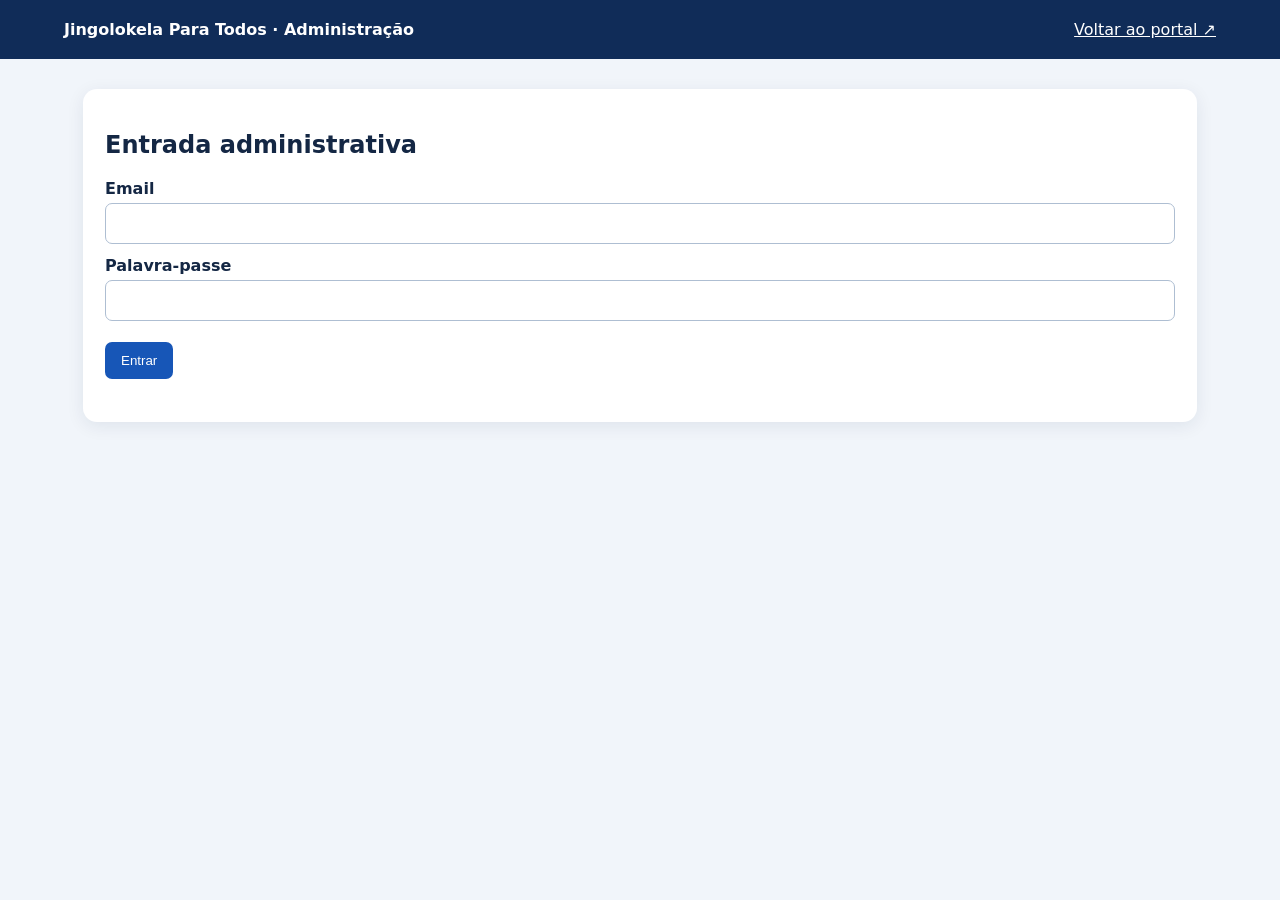
<file: admin.html>
<!doctype html><html lang="pt"><head><meta charset="utf-8"><meta name="viewport" content="width=device-width,initial-scale=1"><meta name="robots" content="noindex,nofollow,noarchive"><title>Redação — Jingolokela Para Todos</title><script src="/config.js"></script><style>
*{box-sizing:border-box}body{margin:0;background:#f1f5fa;color:#142744;font:16px system-ui}header{background:#102c58;color:white;padding:20px 5%;display:flex;justify-content:space-between;gap:16px}header a{color:white}main{max-width:1150px;margin:30px auto;padding:0 18px}section{background:white;border-radius:14px;padding:22px;margin-bottom:20px;box-shadow:0 4px 18px #11294b15}.columns{display:grid;grid-template-columns:1fr 1.4fr;gap:20px}label{display:block;margin:12px 0 5px;font-weight:600}input,select,textarea{width:100%;padding:10px;border:1px solid #aebed2;border-radius:7px;font:inherit}textarea{min-height:100px}button{background:#1756b7;color:white;border:0;border-radius:7px;padding:11px 16px;cursor:pointer;margin:5px 5px 5px 0}button:disabled{opacity:.6}.danger{background:#a32938}.item{border-bottom:1px solid #e0e7f0;padding:12px 0}.item p{color:#64748b}.toolbar{display:flex;justify-content:space-between;align-items:center;flex-wrap:wrap;gap:10px}#stats,#audience-stats,#ad-stats{display:grid;grid-template-columns:repeat(auto-fit,minmax(145px,1fr));gap:12px}.metric{background:#eef4fc;padding:15px;border-radius:10px}.metric strong{display:block;font-size:1.8rem}.audience-controls{display:flex;gap:8px;flex-wrap:wrap;margin:14px 0}.audience-controls button{background:#e9eff9;color:#142744}.audience-controls button[aria-pressed="true"]{background:#1756b7;color:white}.audience-chart{display:flex;align-items:flex-end;gap:5px;min-height:210px;padding:16px 8px 0;border-bottom:1px solid #b7c6dd;overflow-x:auto}.chart-column{flex:1;min-width:26px;max-width:80px;display:flex;flex-direction:column;align-items:center;justify-content:flex-end;height:195px;gap:4px}.chart-bar{width:72%;background:#2861bf;border-radius:6px 6px 0 0;min-height:2px}.chart-label{font-size:.68rem;color:#51627b;text-align:center;white-space:nowrap}.chart-value{font-size:.7rem;font-weight:700}.audience-legend{font-size:.85rem;color:#526078}.ad-entry{border-bottom:1px solid #dce5f0;padding:12px 0}.ad-entry strong{display:block}.ad-entry small{color:#526078}.ad-entry button{font-size:.88rem}#ad-message{color:#164678;font-weight:600}.hint{color:#64748b;font-size:.88rem}#message{min-height:25px;position:sticky;top:8px;z-index:10;background:#e8f2ff;color:#102c58;padding:12px 16px;border-radius:8px;border:1px solid #bdd4f5}#message:empty{display:none}[hidden]{display:none!important}@media(max-width:750px){.columns{grid-template-columns:1fr}}
</style><link rel="stylesheet" href="/community.css?v=20261031"></head><body><header><strong>Jingolokela Para Todos · Administração</strong><a href="/">Voltar ao portal ↗</a></header><main>
<section id="login"><h1>Entrada administrativa</h1><form id="login-form"><label for="email">Email</label><input id="email" type="email" autocomplete="username" required><label for="password">Palavra-passe</label><input id="password" type="password" autocomplete="current-password" required><p><button>Entrar</button></p></form></section>
<p id="message" role="status" aria-live="polite"></p><div id="dashboard" hidden><section><div class="toolbar"><h1>Painel editorial</h1><div><button id="reload">Atualizar</button><button id="logout">Terminar sessão</button></div></div><p>Crie notícias, guarde rascunhos e publique artigos depois de verificar as fontes.</p></section>
<section><h2>Resumo editorial</h2><div id="stats" class="stats" aria-live="polite"></div><p class="hint">Estatísticas de conteúdos. As visualizações estão disponíveis na secção Audiência real.</p></section><section><div class="toolbar"><h2>Audiência real</h2><button type="button" id="audience-reload">Atualizar audiência</button></div><div id="audience-stats" class="stats"></div><h3>Evolução da audiência</h3><div class="audience-controls" role="group" aria-label="Período do gráfico"><button type="button" data-period="7" aria-pressed="true">7 dias</button><button type="button" data-period="30" aria-pressed="false">30 dias</button><button type="button" data-period="90" aria-pressed="false">90 dias</button></div><div id="audience-chart" class="audience-chart" role="img" aria-label="Gráfico de visitas por dia"></div><p id="audience-chart-caption" class="audience-legend"></p><h3>Notícias mais lidas</h3><div id="top-articles"></div><p class="hint">Visualizações agregadas por dia (UTC). Não representa visitantes únicos. A recolha começa quando a versão do portal com medição for publicada.</p></section><section class="panel community-admin" aria-labelledby="community-title"><h2 id="community-title">Redes e participação</h2><p>Entradas por canal e cliques dos últimos 30 dias (UTC). Cliques não confirmam partilhas nem novos seguidores. Estes dados começam nesta atualização; não recuperam o histórico anterior.</p><button id="community-reload" type="button" class="secondary">Atualizar redes e sondagem</button><p id="community-status" role="status"></p><div id="community-traffic"></div><h3>Sondagem dos leitores</h3><div id="community-poll"></div></section><section id="commercial"><div class="toolbar"><div><h2>Gestão comercial · Publicidade</h2><p class="hint">Registe campanhas e acordos comerciais. Esta área é privada; guardar ou aprovar uma campanha não a publica automaticamente no jornal.</p></div><button id="ad-reload" type="button">Atualizar campanhas</button></div><div id="ad-stats" class="stats"></div><div class="columns"><div><h3>Campanhas registadas</h3><div id="ad-list" aria-live="polite"></div></div><div><h3 id="ad-form-title">Nova campanha</h3><form id="ad-campaign-form"><label for="ad-advertiser">Anunciante / empresa</label><input id="ad-advertiser" maxlength="160" minlength="2" required><label for="ad-title">Nome da campanha</label><input id="ad-title" maxlength="180" minlength="2" required><label for="ad-placement">Espaço publicitário</label><select id="ad-placement"><option value="hero">Faixa de destaque</option><option value="between_sections">Faixa entre secções</option></select><label for="ad-start">Data de início</label><input id="ad-start" type="date" required><label for="ad-end">Data de fim</label><input id="ad-end" type="date" required><label for="ad-status">Estado interno</label><select id="ad-status"><option value="draft">Proposta / rascunho</option><option value="approved">Aprovada (não publicada)</option><option value="paused">Pausada</option><option value="completed">Concluída</option></select><label for="ad-destination">Ligação do anunciante (HTTPS)</label><input id="ad-destination" type="url" placeholder="https://"><label for="ad-image">Imagem da campanha (HTTPS)</label><input id="ad-image" type="url" placeholder="https://"><label for="ad-amount">Valor acordado (€) — opcional</label><input id="ad-amount" min="0" step="0.01" type="number"><label for="ad-notes">Observações internas</label><textarea id="ad-notes" rows="3" maxlength="4000"></textarea><p><button id="ad-save" type="submit">Guardar campanha</button><button id="ad-reset" type="button">Limpar</button></p></form><p id="ad-message" role="status" aria-live="polite"></p></div></div></section><div class="columns"><section><h2>Notícias</h2><label for="search">Pesquisar notícias</label><input id="search" type="search" placeholder="Pesquisar por título ou resumo"><label for="status-filter">Estado</label><select id="status-filter"><option value="all">Todos</option><option value="draft">Rascunhos</option><option value="published">Publicados</option><option value="scheduled">Agendados</option></select><label for="category-filter">Categoria</label><select id="category-filter"><option value="all">Todas</option><option>Angola</option><option>Mundo</option><option>Diáspora</option><option>Desporto</option><option>Tecnologia</option><option>Oportunidades</option></select><button id="new">+ Nova notícia</button><div id="articles"></div></section><section><h2 id="editor-title">Novo artigo</h2><form id="article-form">
<label for="title">Título</label><input id="title" required minlength="3" maxlength="240"><label for="summary">Resumo</label><textarea id="summary" required></textarea><label for="body">Texto</label><textarea id="body" rows="8" required></textarea>
<label for="category">Categoria</label><select id="category"><option>Angola</option><option>Mundo</option><option>Diáspora</option><option>Desporto</option><option>Tecnologia</option><option>Oportunidades</option></select><label for="author">Autor</label><input id="author" required>
<label for="source_url">Fonte (HTTPS)</label><input id="source_url" type="url"><label for="image_url">Imagem da notícia (Unsplash, Pexels ou Wikimedia Commons)</label><input id="image_url" type="url"><div id="editor-image-preview" hidden style="margin-top:10px"><img id="editor-image-thumb" alt="Pré-visualização da imagem" style="display:block;max-width:100%;max-height:180px;border-radius:10px;object-fit:cover"><p class="hint" id="editor-image-caption"></p></div><label for="image_alt">Descrição da imagem</label><input id="image_alt"><label for="image_credit">Crédito da imagem</label><input id="image_credit"><label for="image_source_url">Origem e licença da imagem (HTTPS)</label><input id="image_source_url" type="url"><p class="hint">Para imagens externas de Pexels ou Wikimedia Commons, indique o crédito e a origem/licença. Regra da secção Desporto: fotografias exclusivamente de jogos reais, de preferência do confronto exato. Não usar treinos, retratos, apresentações, poses nem imagens genéricas. Indique a data e o jogo na legenda; se a imagem for de outra partida, identifique-a como arquivo. Sem fotografia adequada, deixe o campo vazio: o portal mostra um cartão com as equipas e o resultado.</p><label for="image_caption">Legenda</label><input id="image_caption">
<label for="published_at">Data e hora de publicação</label><input id="published_at" type="datetime-local" required><label><input id="published" type="checkbox" style="width:auto"> Publicar (desmarcado = rascunho)</label><p><button id="save">Guardar artigo</button><button type="button" id="reset">Limpar</button></p></form></section></div></div></main><script type="module" src="/editorial.js"></script></body></html>
</file>
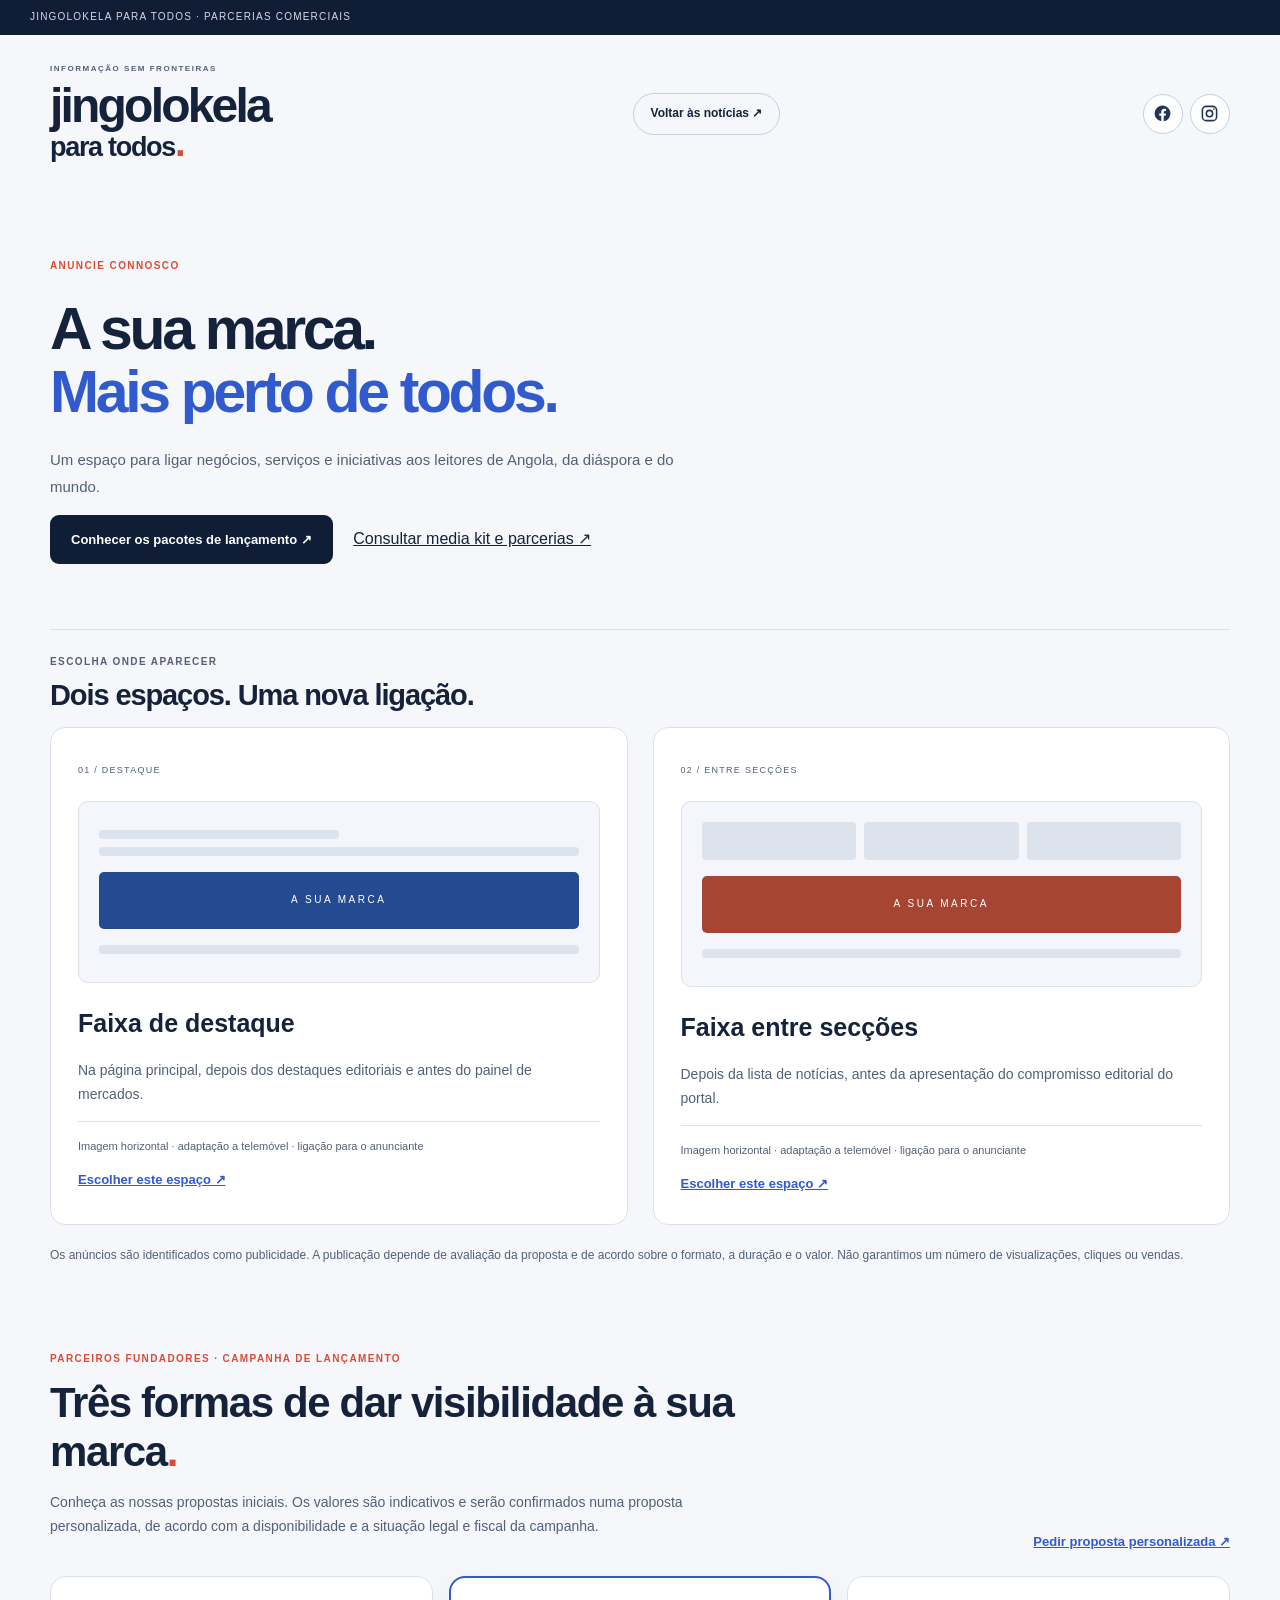
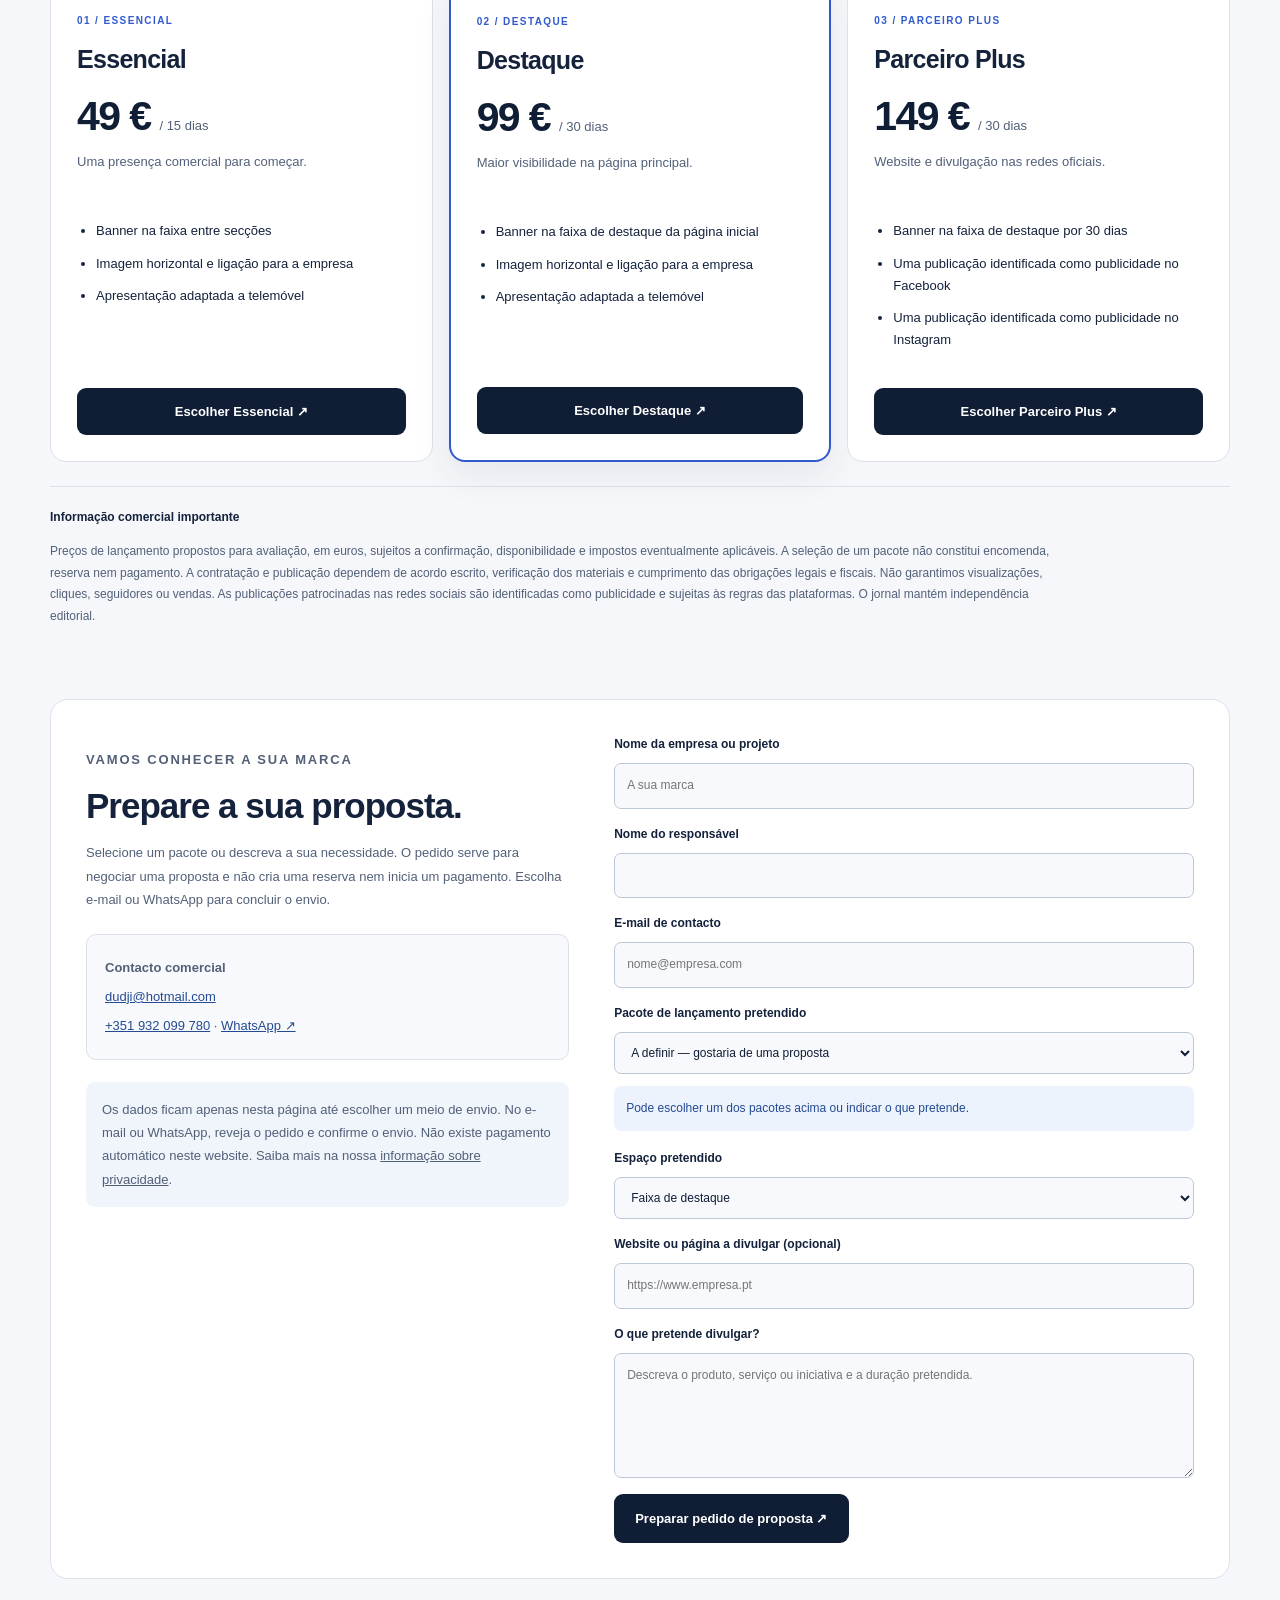
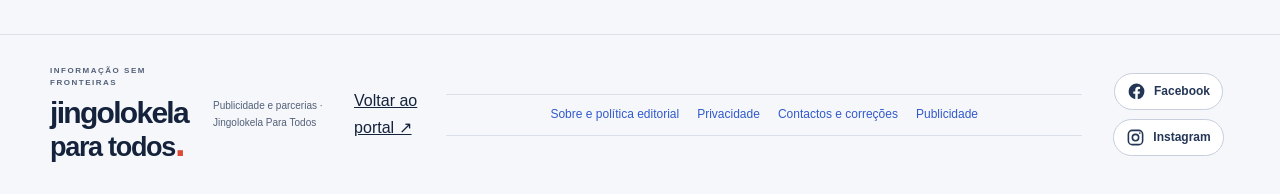
<file: anunciar.html>
<!doctype html>
<html lang="pt"><head><meta charset="utf-8"><meta name="viewport" content="width=device-width,initial-scale=1"><title>Anuncie connosco — Jingolokela Para Todos</title><link rel="canonical" href="https://www.jingolokela.com/anunciar.html"><meta property="og:type" content="website"><meta property="og:locale" content="pt_PT"><meta property="og:site_name" content="Jingolokela Para Todos"><meta property="og:title" content="Anuncie connosco — Jingolokela Para Todos"><meta property="og:description" content="Divulgue a sua marca junto de leitores de Angola, da diáspora e do mundo."><meta property="og:url" content="https://www.jingolokela.com/anunciar.html"><meta name="description" content="Conheça os espaços publicitários do Jingolokela Para Todos e prepare uma proposta para divulgar a sua marca."><link rel="stylesheet" href="style.css"><link rel="stylesheet" href="publicidade.css"></head>
<body><a class="skip" href="#publicidade">Saltar para o conteúdo</a><div class="utility"><span>JINGOLOKELA PARA TODOS · PARCERIAS COMERCIAIS</span></div><header class="masthead"><a href="./" class="brand" aria-label="Jingolokela Para Todos, início"><span class="brand-kicker">INFORMAÇÃO SEM FRONTEIRAS</span>jingolokela<span class="brand-bottom">para todos<i>.</i></span></a><a class="about-link" href="./">Voltar às notícias ↗</a><div class="social-links header-social-links" aria-label="Redes sociais oficiais do Jingolokela Para Todos"><a class="social-link" href="https://www.facebook.com/profile.php?id=61596112431278" target="_blank" rel="noopener noreferrer" aria-label="Seguir Jingolokela Para Todos no Facebook" title="Jingolokela Para Todos no Facebook"><svg viewBox="0 0 24 24" fill="currentColor" aria-hidden="true"><path d="M22 12a10 10 0 1 0-11.56 9.88v-6.98H7.9V12h2.54V9.9c0-2.5 1.5-3.88 3.8-3.88 1.1 0 2.25.2 2.25.2v2.48h-1.27c-1.25 0-1.64.77-1.64 1.56V12h2.78l-.45 2.9h-2.33v6.98A10 10 0 0 0 22 12Z"/></svg></a><a class="social-link" href="https://www.instagram.com/jingolokelaparatodos/" target="_blank" rel="noopener noreferrer" aria-label="Seguir Jingolokela Para Todos no Instagram" title="@jingolokelaparatodos no Instagram"><svg viewBox="0 0 24 24" fill="none" stroke="currentColor" stroke-width="2" stroke-linecap="round" stroke-linejoin="round" aria-hidden="true"><rect x="3" y="3" width="18" height="18" rx="5"/><circle cx="12" cy="12" r="4"/><circle cx="17.5" cy="6.5" r="1" fill="currentColor" stroke="none"/></svg></a></div></header>
<main id="publicidade"><section class="ad-hero"><p class="eyebrow">ANUNCIE CONNOSCO</p><h1>A sua marca.<br><em>Mais perto de todos.</em></h1><p class="lead">Um espaço para ligar negócios, serviços e iniciativas aos leitores de Angola, da diáspora e do mundo.</p><a class="ad-primary" href="#pacotes">Conhecer os pacotes de lançamento ↗</a> <a href="./parcerias.html" style="display:inline-block;margin:1rem 0 0 1rem;text-decoration:underline">Consultar media kit e parcerias ↗</a></section>
<section aria-labelledby="formatos"><div class="section-heading"><div><p class="eyebrow">ESCOLHA ONDE APARECER</p><h2 id="formatos">Dois espaços. Uma nova ligação.</h2></div></div><div class="format-grid"><article class="format-card"><span class="format-number">01 / DESTAQUE</span><div class="format-preview"><div class="mini-line"></div><div class="mini-line"></div><div class="mini-ad">A SUA MARCA</div><div class="mini-line"></div></div><h3>Faixa de destaque</h3><p>Na página principal, depois dos destaques editoriais e antes do painel de mercados.</p><p class="format-detail">Imagem horizontal · adaptação a telemóvel · ligação para o anunciante</p><a href="#proposta" data-format="Faixa de destaque">Escolher este espaço ↗</a></article><article class="format-card"><span class="format-number">02 / ENTRE SECÇÕES</span><div class="format-preview"><div class="mini-grid"><i></i><i></i><i></i></div><div class="mini-ad mini-ad-coral">A SUA MARCA</div><div class="mini-line"></div></div><h3>Faixa entre secções</h3><p>Depois da lista de notícias, antes da apresentação do compromisso editorial do portal.</p><p class="format-detail">Imagem horizontal · adaptação a telemóvel · ligação para o anunciante</p><a href="#proposta" data-format="Faixa entre secções">Escolher este espaço ↗</a></article></div><p class="ad-disclosure">Os anúncios são identificados como publicidade. A publicação depende de avaliação da proposta e de acordo sobre o formato, a duração e o valor. Não garantimos um número de visualizações, cliques ou vendas.</p></section>
<section class="packages" id="pacotes" aria-labelledby="packages-title"><div class="packages-heading"><div><p class="eyebrow">PARCEIROS FUNDADORES · CAMPANHA DE LANÇAMENTO</p><h2 id="packages-title">Três formas de dar visibilidade à sua marca<span class="heading-dot">.</span></h2><p>Conheça as nossas propostas iniciais. Os valores são indicativos e serão confirmados numa proposta personalizada, de acordo com a disponibilidade e a situação legal e fiscal da campanha.</p></div><a href="#proposta" class="packages-contact">Pedir proposta personalizada ↗</a></div><div class="package-grid">
<article class="package-card"><div class="package-head"><p class="package-kicker">01 / ESSENCIAL</p><h3>Essencial</h3><p class="package-price"><strong>49 €</strong><span>/ 15 dias</span></p><p class="package-tagline">Uma presença comercial para começar.</p></div><ul><li>Banner na faixa entre secções</li><li>Imagem horizontal e ligação para a empresa</li><li>Apresentação adaptada a telemóvel</li></ul><a href="#proposta" class="package-action" data-package="Essencial — 49 € / 15 dias" data-format="Faixa entre secções">Escolher Essencial ↗</a></article>
<article class="package-card package-card-featured"><div class="package-head"><p class="package-kicker">02 / DESTAQUE</p><h3>Destaque</h3><p class="package-price"><strong>99 €</strong><span>/ 30 dias</span></p><p class="package-tagline">Maior visibilidade na página principal.</p></div><ul><li>Banner na faixa de destaque da página inicial</li><li>Imagem horizontal e ligação para a empresa</li><li>Apresentação adaptada a telemóvel</li></ul><a href="#proposta" class="package-action" data-package="Destaque — 99 € / 30 dias" data-format="Faixa de destaque">Escolher Destaque ↗</a></article>
<article class="package-card"><div class="package-head"><p class="package-kicker">03 / PARCEIRO PLUS</p><h3>Parceiro Plus</h3><p class="package-price"><strong>149 €</strong><span>/ 30 dias</span></p><p class="package-tagline">Website e divulgação nas redes oficiais.</p></div><ul><li>Banner na faixa de destaque por 30 dias</li><li>Uma publicação identificada como publicidade no Facebook</li><li>Uma publicação identificada como publicidade no Instagram</li></ul><a href="#proposta" class="package-action" data-package="Parceiro Plus — 149 € / 30 dias" data-format="Faixa de destaque + 1 publicação Facebook + 1 publicação Instagram">Escolher Parceiro Plus ↗</a></article>
</div><div class="packages-terms"><strong>Informação comercial importante</strong><p>Preços de lançamento propostos para avaliação, em euros, sujeitos a confirmação, disponibilidade e impostos eventualmente aplicáveis. A seleção de um pacote não constitui encomenda, reserva nem pagamento. A contratação e publicação dependem de acordo escrito, verificação dos materiais e cumprimento das obrigações legais e fiscais. Não garantimos visualizações, cliques, seguidores ou vendas. As publicações patrocinadas nas redes sociais são identificadas como publicidade e sujeitas às regras das plataformas. O jornal mantém independência editorial.</p></div></section>
<section class="proposal-section" id="proposta" aria-labelledby="proposal-title"><div><p class="eyebrow">VAMOS CONHECER A SUA MARCA</p><h2 id="proposal-title">Prepare a sua proposta.</h2><p>Selecione um pacote ou descreva a sua necessidade. O pedido serve para negociar uma proposta e não cria uma reserva nem inicia um pagamento. Escolha e-mail ou WhatsApp para concluir o envio.</p><div class="commercial-contacts"><p><strong>Contacto comercial</strong></p><p><a href="mailto:dudji@hotmail.com">dudji@hotmail.com</a></p><p><a href="tel:+351932099780">+351 932 099 780</a> · <a href="https://wa.me/351932099780" target="_blank" rel="noopener noreferrer">WhatsApp ↗</a></p></div><p class="contact-pending">Os dados ficam apenas nesta página até escolher um meio de envio. No e-mail ou WhatsApp, reveja o pedido e confirme o envio. Não existe pagamento automático neste website. Saiba mais na nossa <a href="/privacidade.html">informação sobre privacidade</a>.</p></div><form id="ad-form"><label>Nome da empresa ou projeto<input id="business" name="business" required maxlength="120" autocomplete="organization" placeholder="A sua marca"></label><label>Nome do responsável<input id="contact-name" name="name" required maxlength="100" autocomplete="name"></label><label>E-mail de contacto<input id="contact-email" name="email" required maxlength="200" type="email" autocomplete="email" placeholder="nome@empresa.com"></label><label>Pacote de lançamento pretendido<select id="ad-package" name="package"><option value="A definir — gostaria de uma proposta">A definir — gostaria de uma proposta</option><option>Essencial — 49 € / 15 dias</option><option>Destaque — 99 € / 30 dias</option><option>Parceiro Plus — 149 € / 30 dias</option></select></label><p id="ad-selected-package" class="selected-package" role="status" aria-live="polite">Pode escolher um dos pacotes acima ou indicar o que pretende.</p><label>Espaço pretendido<select id="ad-format" name="format"><option>Faixa de destaque</option><option>Faixa entre secções</option><option>Ambos os espaços</option><option>Faixa de destaque + 1 publicação Facebook + 1 publicação Instagram</option><option>Gostaria de uma sugestão</option></select></label><label>Website ou página a divulgar (opcional)<input id="advertiser-link" name="advertiser_link" type="url" inputmode="url" maxlength="500" placeholder="https://www.empresa.pt"></label><label>O que pretende divulgar?<textarea id="ad-message" name="message" required minlength="10" maxlength="2000" rows="5" placeholder="Descreva o produto, serviço ou iniciativa e a duração pretendida."></textarea></label><button type="submit" class="ad-primary">Preparar pedido de proposta ↗</button><div id="proposal-result" hidden><label>Pedido preparado<textarea id="proposal-text" rows="10" readonly></textarea></label><div class="proposal-actions"><a id="email-proposal" href="mailto:dudji@hotmail.com">Abrir no e-mail ↗</a><a id="whatsapp-proposal" href="https://wa.me/351932099780" target="_blank" rel="noopener noreferrer">Abrir no WhatsApp ↗</a><button type="button" id="copy-proposal">Copiar pedido</button><button type="button" id="download-proposal">Descarregar .txt</button></div><p id="proposal-status" role="status" aria-live="polite"></p></div></form></section></main>
<footer><a href="./" class="brand"><span class="brand-kicker">INFORMAÇÃO SEM FRONTEIRAS</span>jingolokela<span class="brand-bottom">para todos<i>.</i></span></a><p>Publicidade e parcerias · Jingolokela Para Todos</p><a href="./">Voltar ao portal ↗</a><nav class="legal-links" aria-label="Informações institucionais"><a href="/sobre.html">Sobre e política editorial</a><a href="/privacidade.html">Privacidade</a><a href="/contactos.html">Contactos e correções</a><a href="/anunciar.html">Publicidade</a></nav><div class="social-links footer-social-links" aria-label="Redes sociais oficiais do Jingolokela Para Todos"><a class="social-link" href="https://www.facebook.com/profile.php?id=61596112431278" target="_blank" rel="noopener noreferrer" aria-label="Seguir Jingolokela Para Todos no Facebook" title="Jingolokela Para Todos no Facebook"><svg viewBox="0 0 24 24" fill="currentColor" aria-hidden="true"><path d="M22 12a10 10 0 1 0-11.56 9.88v-6.98H7.9V12h2.54V9.9c0-2.5 1.5-3.88 3.8-3.88 1.1 0 2.25.2 2.25.2v2.48h-1.27c-1.25 0-1.64.77-1.64 1.56V12h2.78l-.45 2.9h-2.33v6.98A10 10 0 0 0 22 12Z"/></svg><span>Facebook</span></a><a class="social-link" href="https://www.instagram.com/jingolokelaparatodos/" target="_blank" rel="noopener noreferrer" aria-label="Seguir Jingolokela Para Todos no Instagram" title="@jingolokelaparatodos no Instagram"><svg viewBox="0 0 24 24" fill="none" stroke="currentColor" stroke-width="2" stroke-linecap="round" stroke-linejoin="round" aria-hidden="true"><rect x="3" y="3" width="18" height="18" rx="5"/><circle cx="12" cy="12" r="4"/><circle cx="17.5" cy="6.5" r="1" fill="currentColor" stroke="none"/></svg><span>Instagram</span></a></div></footer><script src="publicidade.js"></script></body></html>
</file>
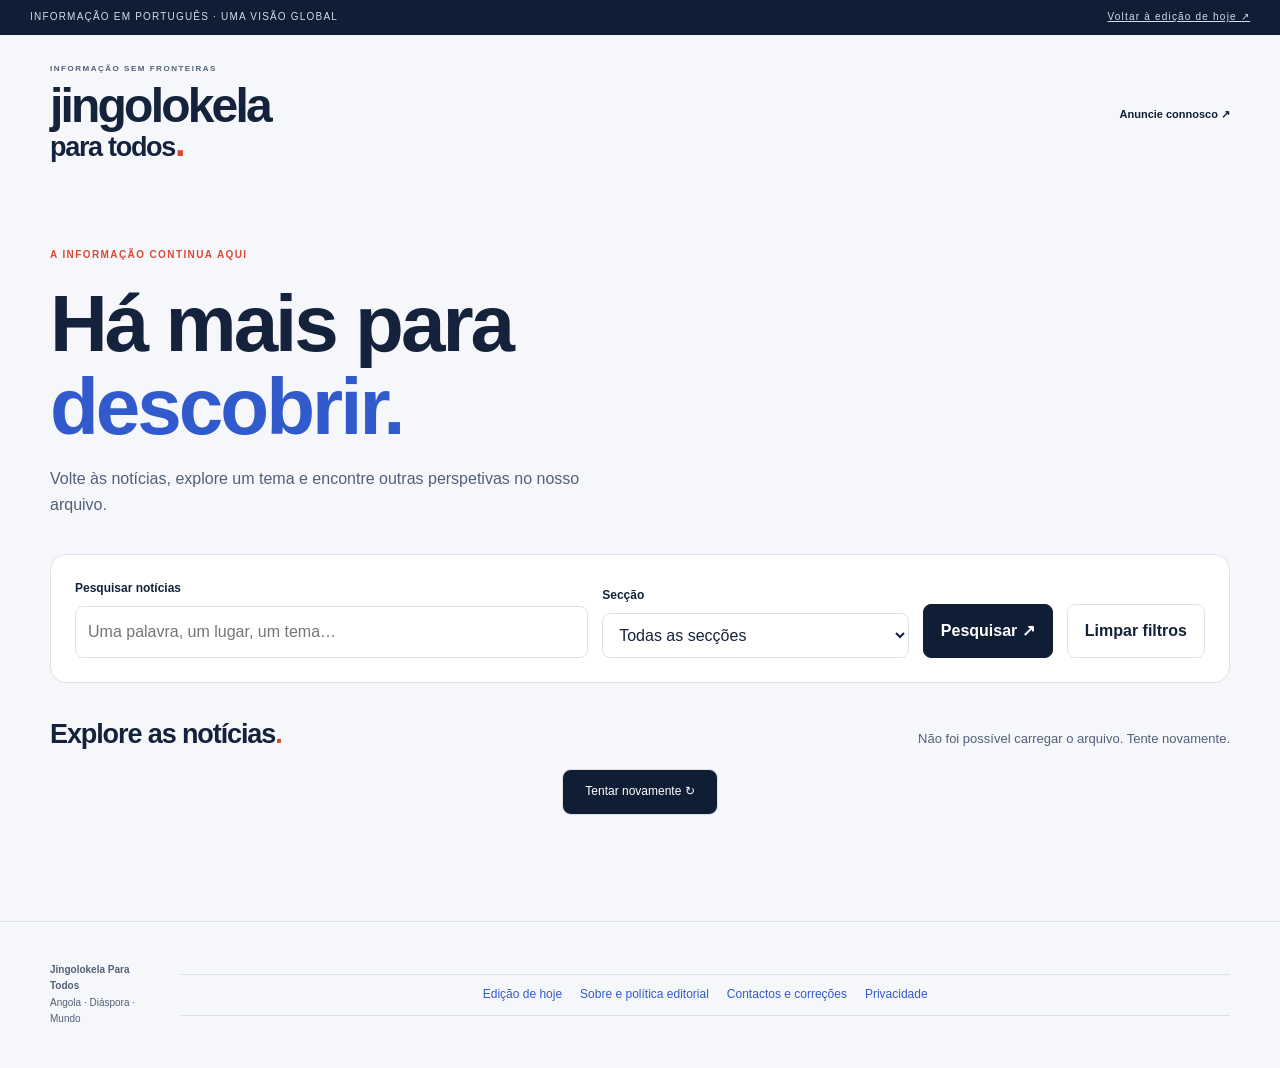
<file: arquivo.html>
<!doctype html>
<html lang="pt-PT">
<head><meta charset="utf-8"><meta name="viewport" content="width=device-width,initial-scale=1"><title>Arquivo de notícias — Jingolokela Para Todos</title><meta name="description" content="Explore o arquivo do Jingolokela Para Todos. Pesquise notícias de Angola, diáspora, mundo, desporto, tecnologia e oportunidades."><link rel="canonical" href="https://www.jingolokela.com/arquivo.html"><meta name="robots" content="index,follow"><link rel="stylesheet" href="style.css"><link rel="stylesheet" href="arquivo.css"><script src="config.js" defer></script><script src="arquivo.js" defer></script></head>
<body><a class="skip" href="#arquivo">Saltar para as notícias</a><div class="utility"><span>INFORMAÇÃO EM PORTUGUÊS · UMA VISÃO GLOBAL</span><a href="/">Voltar à edição de hoje ↗</a></div><header class="masthead"><a href="/" class="brand" aria-label="Jingolokela Para Todos, início"><span class="brand-kicker">INFORMAÇÃO SEM FRONTEIRAS</span>jingolokela<span class="brand-bottom">para todos<i aria-hidden="true">.</i></span></a><a href="/anunciar.html" class="advertise-nav">Anuncie connosco ↗</a></header>
<main id="arquivo" class="archive-main"><section class="archive-intro"><p class="eyebrow">A INFORMAÇÃO CONTINUA AQUI</p><h1>Há mais para<br><em>descobrir.</em></h1><p>Volte às notícias, explore um tema e encontre outras perspetivas no nosso arquivo.</p></section>
<form id="archive-form" class="archive-filters" role="search" aria-label="Pesquisar no arquivo"><div><label for="archive-query">Pesquisar notícias</label><input id="archive-query" name="q" type="search" maxlength="120" placeholder="Uma palavra, um lugar, um tema…"></div><div><label for="archive-category">Secção</label><select id="archive-category" name="seccao"><option value="">Todas as secções</option>Angola</option><option>Mundo</option><option>Diáspora</option><option>Desporto</option><option>Tecnologia</option><option>Oportunidades</option></select></div><button type="submit">Pesquisar ↗</button><button type="button" id="archive-clear">Limpar filtros</button></form>
<div class="archive-results-heading"><h2>Explore as notícias<span class="heading-dot">.</span></h2><p id="archive-status" role="status" aria-live="polite">A carregar notícias…</p></div><div id="archive-results" class="archive-grid" aria-busy="true"></div><button id="archive-more" class="show-all" type="button" hidden>Carregar notícias anteriores ↓</button><noscript><p>Ative o JavaScript para pesquisar no arquivo. Pode também <a href="/">voltar à página principal</a>.</p></noscript>
</main><footer><p><strong>Jingolokela Para Todos</strong><br>Angola · Diáspora · Mundo</p><nav class="legal-links" aria-label="Informações"><a href="/">Edição de hoje</a><a href="/sobre.html">Sobre e política editorial</a><a href="/contactos.html">Contactos e correções</a><a href="/privacidade.html">Privacidade</a></nav></footer></body></html>
</file>
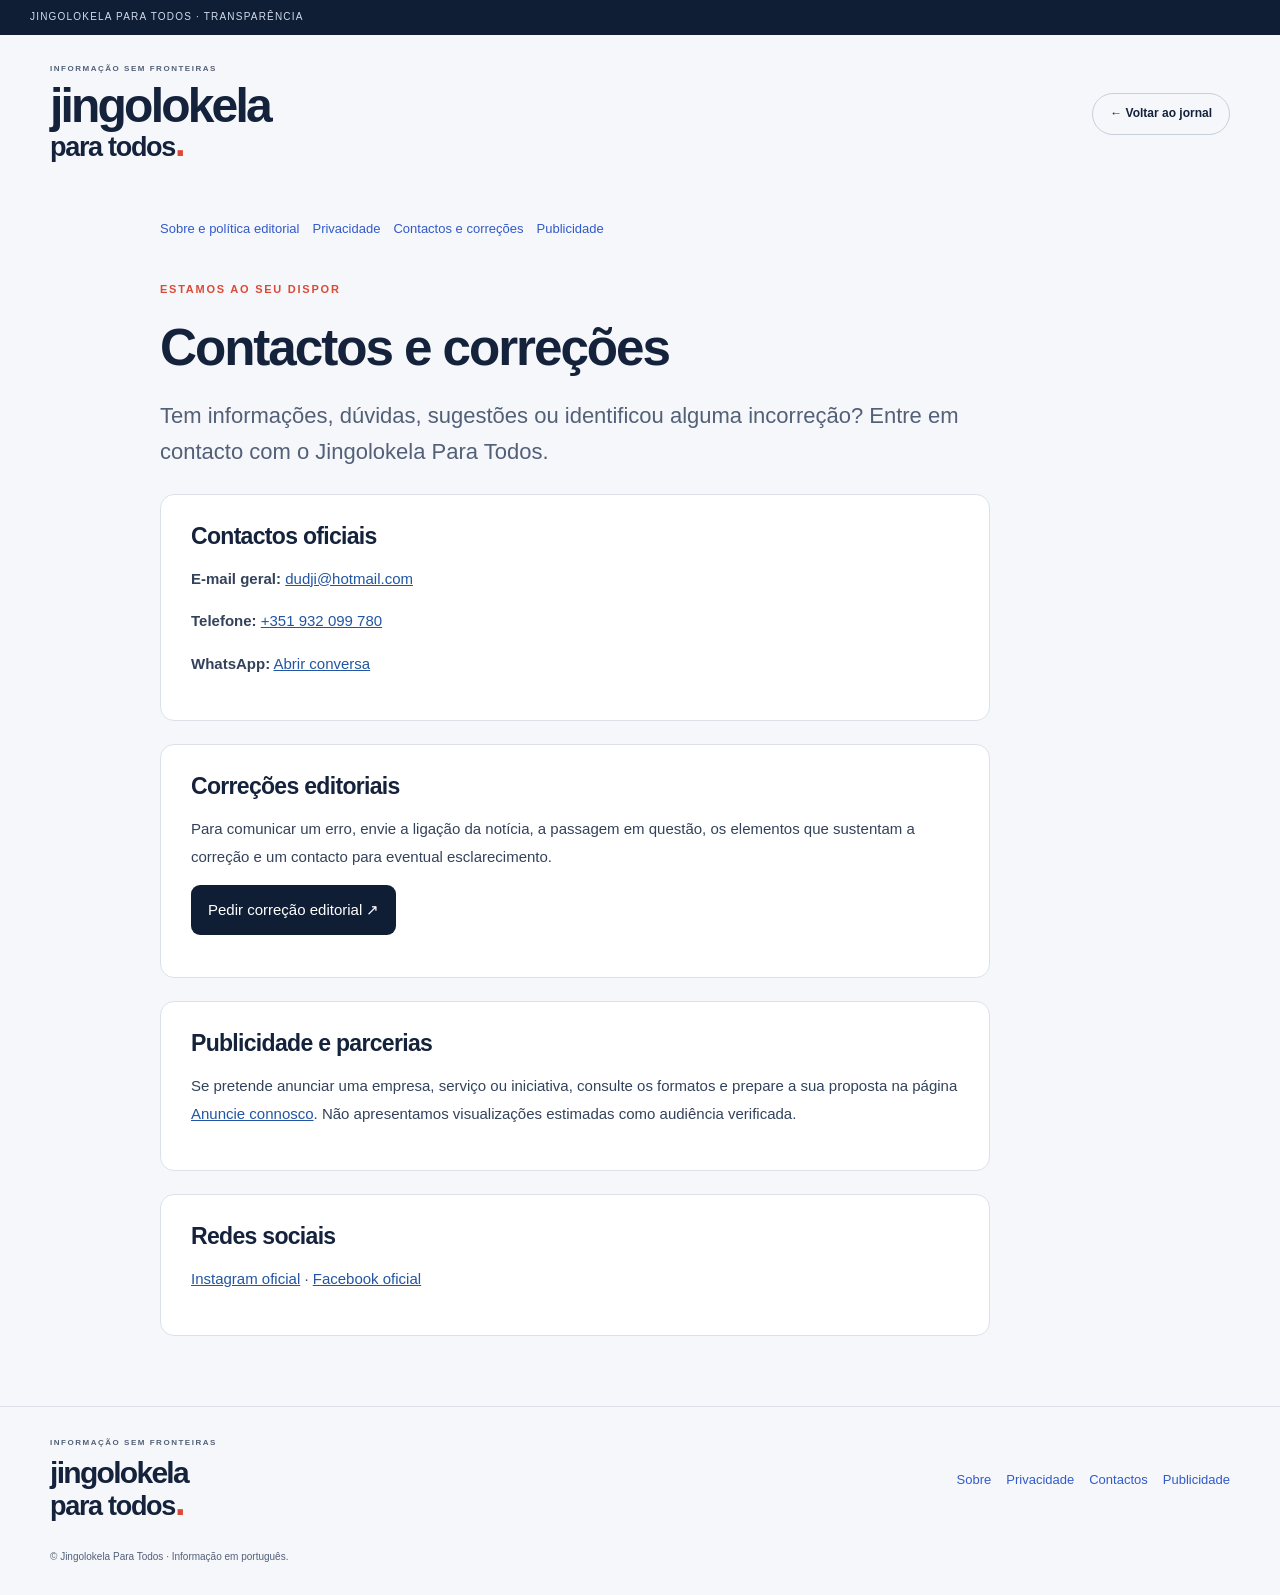
<file: contactos.html>
<!doctype html><html lang="pt-PT"><head><meta charset="utf-8"><meta name="viewport" content="width=device-width,initial-scale=1"><meta name="theme-color" content="#101e35"><meta name="robots" content="index,follow"><link rel="stylesheet" href="/style.css"><link rel="stylesheet" href="/institucional.css"><title>Contactos e correções — Jingolokela Para Todos</title><meta name="description" content="Contacte a redação, envie correções e conheça os canais comerciais oficiais do Jingolokela Para Todos."><link rel="canonical" href="https://www.jingolokela.com/contactos.html"></head><body><a class="skip" href="#principal">Saltar para o conteúdo</a><div class="utility"><span>JINGOLOKELA PARA TODOS · TRANSPARÊNCIA</span></div><header class="masthead"><a href="/" class="brand" aria-label="Jingolokela Para Todos, início"><span class="brand-kicker">INFORMAÇÃO SEM FRONTEIRAS</span>jingolokela<span class="brand-bottom">para todos<i aria-hidden="true">.</i></span></a><a href="/" class="about-link">← Voltar ao jornal</a></header><main id="principal" class="institutional"><nav class="institutional-nav" aria-label="Páginas institucionais"><a href="/sobre.html">Sobre e política editorial</a><a href="/privacidade.html">Privacidade</a><a href="/contactos.html">Contactos e correções</a><a href="/anunciar.html">Publicidade</a></nav><p class="eyebrow">ESTAMOS AO SEU DISPOR</p><h1>Contactos e correções</h1><p class="institutional-lead">Tem informações, dúvidas, sugestões ou identificou alguma incorreção? Entre em contacto com o Jingolokela Para Todos.</p><section><h2>Contactos oficiais</h2><p><strong>E-mail geral:</strong> <a href="mailto:dudji@hotmail.com">dudji@hotmail.com</a></p><p><strong>Telefone:</strong> <a href="tel:+351932099780">+351 932 099 780</a></p><p><strong>WhatsApp:</strong> <a href="https://wa.me/351932099780" target="_blank" rel="noopener noreferrer">Abrir conversa</a></p></section><section><h2>Correções editoriais</h2><p>Para comunicar um erro, envie a ligação da notícia, a passagem em questão, os elementos que sustentam a correção e um contacto para eventual esclarecimento.</p><p><a class="institutional-button" href="mailto:dudji@hotmail.com?subject=Pedido%20de%20corre%C3%A7%C3%A3o%20editorial%20-%20Jingolokela">Pedir correção editorial ↗</a></p></section><section><h2>Publicidade e parcerias</h2><p>Se pretende anunciar uma empresa, serviço ou iniciativa, consulte os formatos e prepare a sua proposta na página <a href="/anunciar.html">Anuncie connosco</a>. Não apresentamos visualizações estimadas como audiência verificada.</p></section><section><h2>Redes sociais</h2><p><a href="https://www.instagram.com/jingolokelaparatodos/" target="_blank" rel="noopener noreferrer">Instagram oficial</a> · <a href="https://www.facebook.com/profile.php?id=61596112431278" target="_blank" rel="noopener noreferrer">Facebook oficial</a></p></section></main><footer class="institutional-footer"><a href="/" class="brand"><span class="brand-kicker">INFORMAÇÃO SEM FRONTEIRAS</span>jingolokela<span class="brand-bottom">para todos<i aria-hidden="true">.</i></span></a><div class="institutional-links"><a href="/sobre.html">Sobre</a><a href="/privacidade.html">Privacidade</a><a href="/contactos.html">Contactos</a><a href="/anunciar.html">Publicidade</a></div><small>© Jingolokela Para Todos · Informação em português.</small></footer></body></html>
</file>
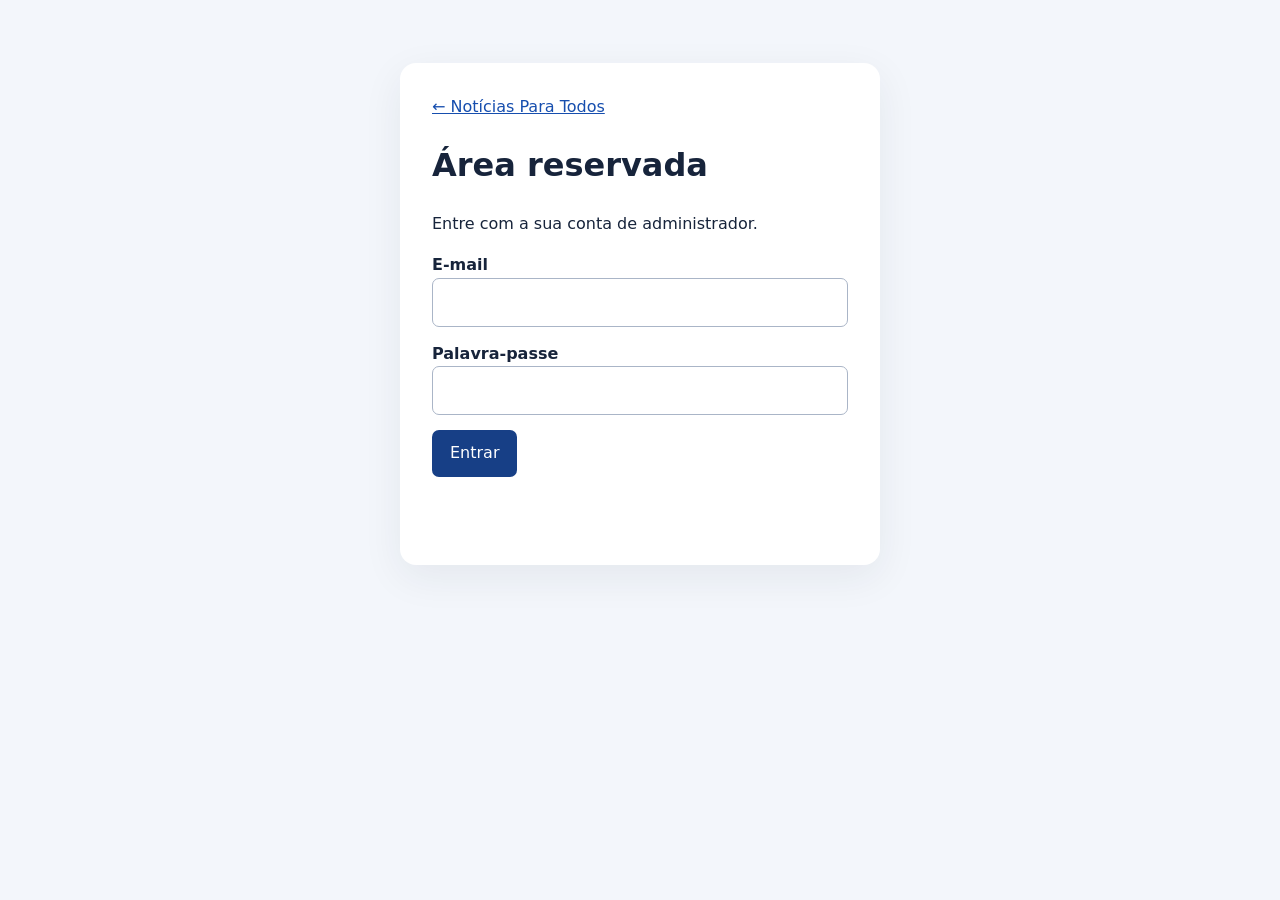
<file: login.html>
<!doctype html><html lang="pt"><head><meta charset="utf-8"><meta name="viewport" content="width=device-width,initial-scale=1"><title>Entrar — Notícias Para Todos</title><link rel="stylesheet" href="admin.css"><script src="config.js" defer></script><script src="admin.js" defer></script></head><body><main class="panel"><a href="./">← Notícias Para Todos</a><h1>Área reservada</h1><p>Entre com a sua conta de administrador.</p><form id="login-form"><label>E-mail<input id="email" type="email" autocomplete="username" required></label><label>Palavra-passe<input id="password" type="password" autocomplete="current-password" required></label><button>Entrar</button></form><p id="status" role="status"></p></main></body></html>
</file>
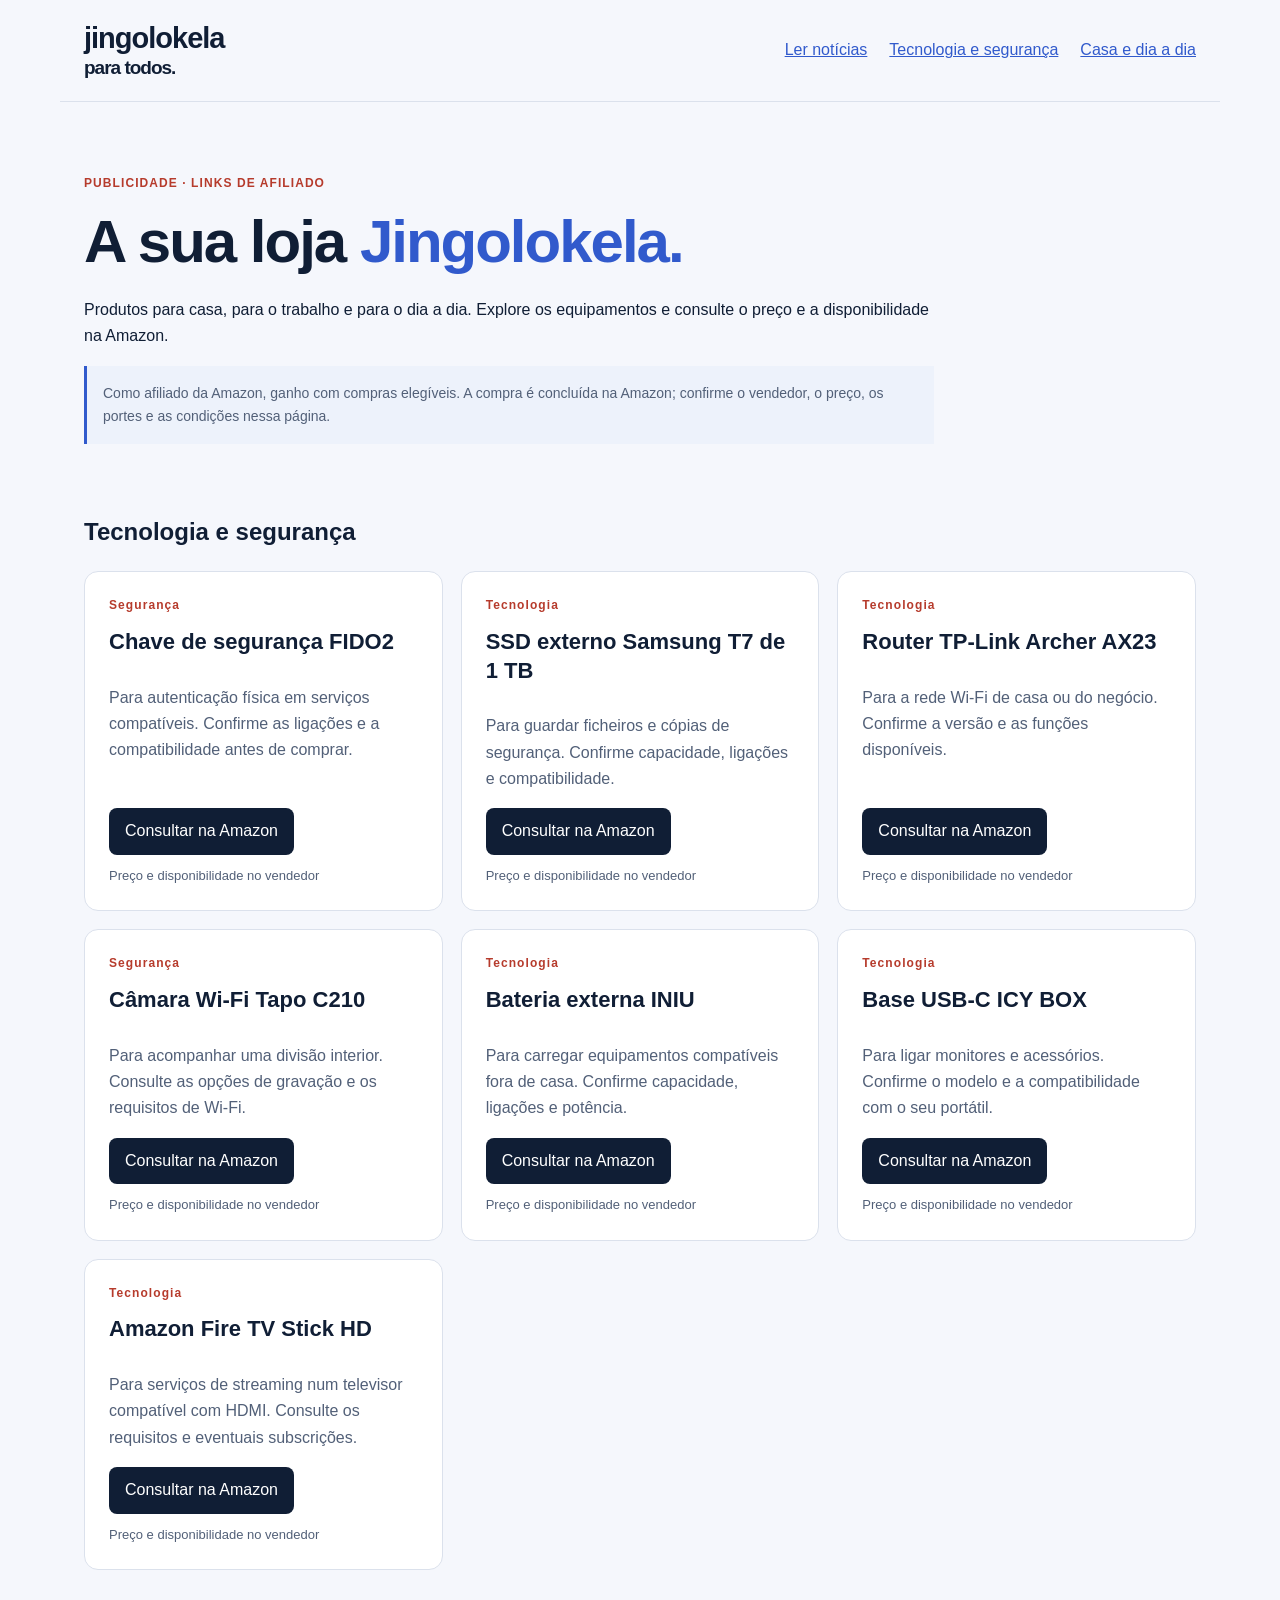
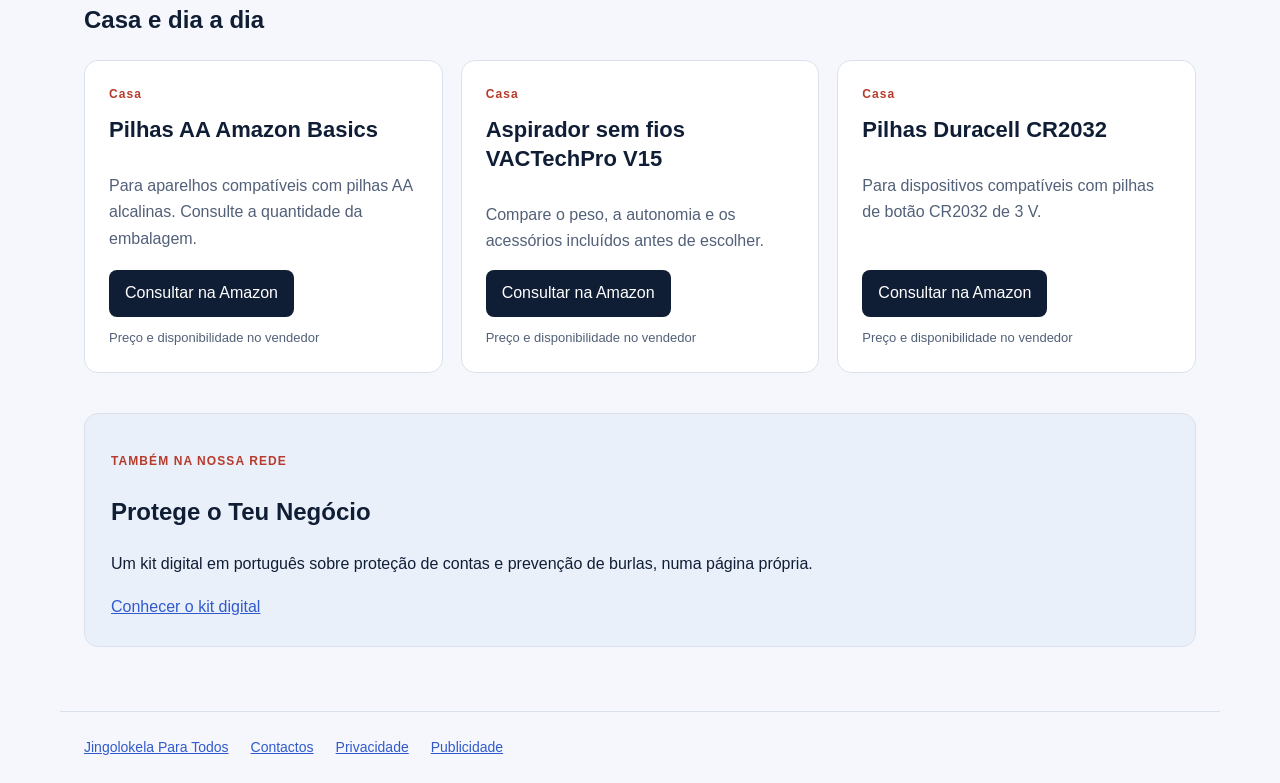
<file: loja.html>
<!doctype html><html lang="pt-PT"><head><meta charset="utf-8"><meta name="viewport" content="width=device-width,initial-scale=1"><title>Loja Jingolokela — Casa, tecnologia e segurança</title><meta name="description" content="Loja Jingolokela: produtos para casa, tecnologia e segurança, com ligações para consultar preços e comprar na Amazon."><link rel="canonical" href="https://www.jingolokela.com/loja.html"><link rel="stylesheet" href="/loja.css"></head><body><header><a class="brand" href="/">jingolokela <small>para todos.</small></a><nav aria-label="Navegação"><a href="/">Ler notícias</a><a href="#equipamentos">Tecnologia e segurança</a><a href="#casa-dia-a-dia">Casa e dia a dia</a></nav></header><main><section class="shop-intro"><p class="eyebrow">PUBLICIDADE · LINKS DE AFILIADO</p><h1>A sua loja <em>Jingolokela.</em></h1><p>Produtos para casa, para o trabalho e para o dia a dia. Explore os equipamentos e consulte o preço e a disponibilidade na Amazon.</p><p class="disclosure">Como afiliado da Amazon, ganho com compras elegíveis. A compra é concluída na Amazon; confirme o vendedor, o preço, os portes e as condições nessa página.</p></section><section id="equipamentos" class="collection"><h2>Tecnologia e segurança</h2><div class="products"><article id="fido2" class="product"><span class="eyebrow">Segurança</span><h3>Chave de segurança FIDO2</h3><p>Para autenticação física em serviços compatíveis. Confirme as ligações e a compatibilidade antes de comprar.</p><a href="https://link.amazon/B01F02xir" target="_blank" rel="sponsored noopener noreferrer">Consultar na Amazon</a><small>Preço e disponibilidade no vendedor</small></article><article id="samsung-t7" class="product"><span class="eyebrow">Tecnologia</span><h3>SSD externo Samsung T7 de 1 TB</h3><p>Para guardar ficheiros e cópias de segurança. Confirme capacidade, ligações e compatibilidade.</p><a href="https://link.amazon/B0ec0NQJx" target="_blank" rel="sponsored noopener noreferrer">Consultar na Amazon</a><small>Preço e disponibilidade no vendedor</small></article><article id="archer-ax23" class="product"><span class="eyebrow">Tecnologia</span><h3>Router TP-Link Archer AX23</h3><p>Para a rede Wi-Fi de casa ou do negócio. Confirme a versão e as funções disponíveis.</p><a href="https://link.amazon/B06UX3wKw" target="_blank" rel="sponsored noopener noreferrer">Consultar na Amazon</a><small>Preço e disponibilidade no vendedor</small></article><article id="tapo-c210" class="product"><span class="eyebrow">Segurança</span><h3>Câmara Wi-Fi Tapo C210</h3><p>Para acompanhar uma divisão interior. Consulte as opções de gravação e os requisitos de Wi-Fi.</p><a href="https://www.amazon.es/-/pt/dp/B095CLQ1PT?tag=protegeoteune-21" target="_blank" rel="sponsored noopener noreferrer">Consultar na Amazon</a><small>Preço e disponibilidade no vendedor</small></article><article id="iniu" class="product"><span class="eyebrow">Tecnologia</span><h3>Bateria externa INIU</h3><p>Para carregar equipamentos compatíveis fora de casa. Confirme capacidade, ligações e potência.</p><a href="https://www.amazon.es/-/pt/dp/B0DCJT1TPG?tag=protegeoteune-21" target="_blank" rel="sponsored noopener noreferrer">Consultar na Amazon</a><small>Preço e disponibilidade no vendedor</small></article><article id="icy-box" class="product"><span class="eyebrow">Tecnologia</span><h3>Base USB-C ICY BOX</h3><p>Para ligar monitores e acessórios. Confirme o modelo e a compatibilidade com o seu portátil.</p><a href="https://www.amazon.es/-/pt/dp/B08B1M79ZV?tag=protegeoteune-21" target="_blank" rel="sponsored noopener noreferrer">Consultar na Amazon</a><small>Preço e disponibilidade no vendedor</small></article><article id="fire-tv" class="product"><span class="eyebrow">Tecnologia</span><h3>Amazon Fire TV Stick HD</h3><p>Para serviços de streaming num televisor compatível com HDMI. Consulte os requisitos e eventuais subscrições.</p><a href="https://www.amazon.es/-/pt/dp/B0DJGCX6Q2?tag=protegeoteune-21" target="_blank" rel="sponsored noopener noreferrer">Consultar na Amazon</a><small>Preço e disponibilidade no vendedor</small></article></div></section><section id="casa-dia-a-dia" class="collection"><h2>Casa e dia a dia</h2><div class="products"><article id="pilhas-aa" class="product"><span class="eyebrow">Casa</span><h3>Pilhas AA Amazon Basics</h3><p>Para aparelhos compatíveis com pilhas AA alcalinas. Consulte a quantidade da embalagem.</p><a href="https://www.amazon.es/-/pt/dp/B00NTCH52W?tag=protegeoteune-21" target="_blank" rel="sponsored noopener noreferrer">Consultar na Amazon</a><small>Preço e disponibilidade no vendedor</small></article><article id="vactechpro" class="product"><span class="eyebrow">Casa</span><h3>Aspirador sem fios VACTechPro V15</h3><p>Compare o peso, a autonomia e os acessórios incluídos antes de escolher.</p><a href="https://www.amazon.es/-/pt/dp/B0D1KCLVPX?tag=protegeoteune-21" target="_blank" rel="sponsored noopener noreferrer">Consultar na Amazon</a><small>Preço e disponibilidade no vendedor</small></article><article id="duracell-cr2032" class="product"><span class="eyebrow">Casa</span><h3>Pilhas Duracell CR2032</h3><p>Para dispositivos compatíveis com pilhas de botão CR2032 de 3 V.</p><a href="https://www.amazon.es/-/pt/dp/B01CG0TO76?tag=protegeoteune-21" target="_blank" rel="sponsored noopener noreferrer">Consultar na Amazon</a><small>Preço e disponibilidade no vendedor</small></article></div></section><aside class="digital-kit"><p class="eyebrow">TAMBÉM NA NOSSA REDE</p><h2>Protege o Teu Negócio</h2><p>Um kit digital em português sobre proteção de contas e prevenção de burlas, numa página própria.</p><a href="https://protege-o-teu-negocio.foldedglass2.chatgpt.site/" rel="noopener" target="_blank">Conhecer o kit digital</a></aside></main><footer><a href="/">Jingolokela Para Todos</a><a href="/contactos.html">Contactos</a><a href="/privacidade.html">Privacidade</a><a href="/anunciar.html">Publicidade</a></footer></body></html>
</file>
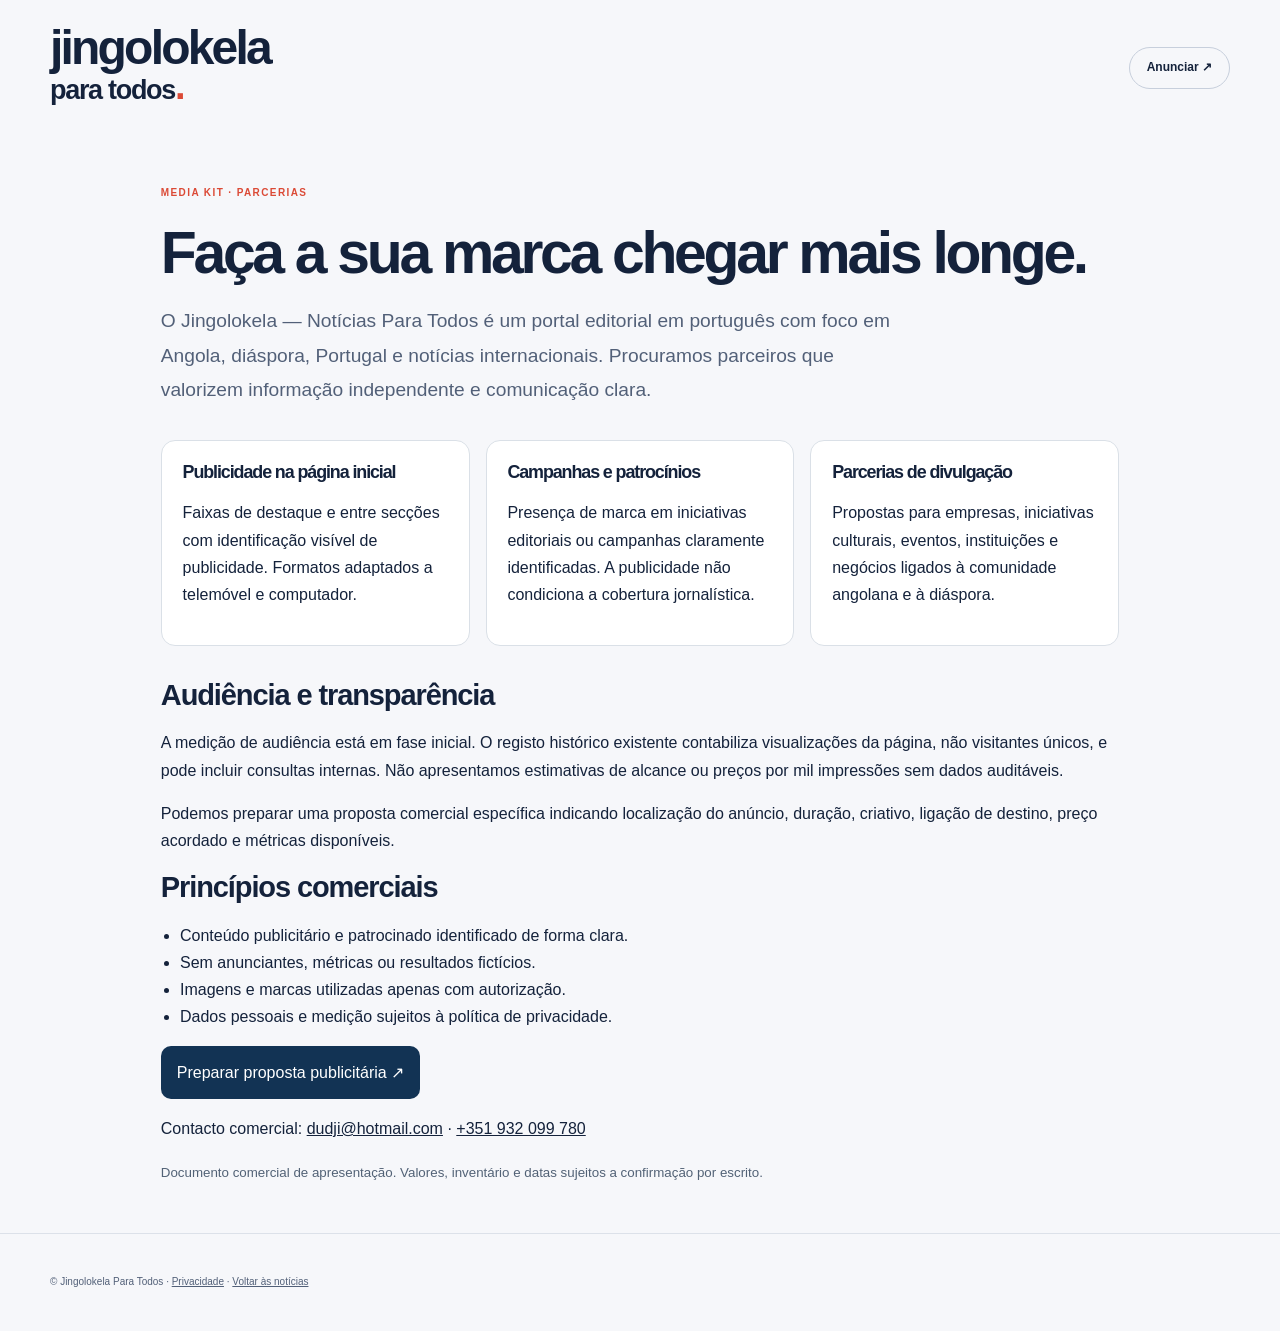
<file: parcerias.html>
<!doctype html><html lang="pt"><head><meta charset="utf-8"><meta name="viewport" content="width=device-width,initial-scale=1"><meta name="description" content="Informações comerciais e parcerias com o Jingolokela Para Todos."><title>Parcerias e media kit — Jingolokela</title><link rel="stylesheet" href="./style.css"><style>main{max-width:1000px;margin:3rem auto;padding:0 1.3rem;line-height:1.7}.lead{font-size:1.2rem;max-width:730px}.packages{display:grid;grid-template-columns:repeat(auto-fit,minmax(235px,1fr));gap:1rem;margin:2rem 0}.packages article{padding:1.3rem;border:1px solid #dae0e7;border-radius:14px;background:white}.packages h2{font-size:1.12rem;margin:0 0 .6rem}.button{display:inline-block;padding:.8rem 1rem;border-radius:10px;background:#123354;color:#fff!important;text-decoration:none}.muted{color:#526276}ul{padding-left:1.2rem}footer{margin-top:3rem}</style></head><body><a class="skip" href="#conteudo">Saltar para o conteúdo</a><header class="masthead"><a class="brand" href="./" aria-label="Jingolokela — início">jingolokela<span class="brand-bottom">para todos<i>.</i></span></a><a class="about-link" href="./anunciar.html">Anunciar ↗</a></header><main id="conteudo"><p class="eyebrow">MEDIA KIT · PARCERIAS</p><h1>Faça a sua marca chegar mais longe.</h1><p class="lead">O Jingolokela — Notícias Para Todos é um portal editorial em português com foco em Angola, diáspora, Portugal e notícias internacionais. Procuramos parceiros que valorizem informação independente e comunicação clara.</p><div class="packages"><article><h2>Publicidade na página inicial</h2><p>Faixas de destaque e entre secções com identificação visível de publicidade. Formatos adaptados a telemóvel e computador.</p></article><article><h2>Campanhas e patrocínios</h2><p>Presença de marca em iniciativas editoriais ou campanhas claramente identificadas. A publicidade não condiciona a cobertura jornalística.</p></article><article><h2>Parcerias de divulgação</h2><p>Propostas para empresas, iniciativas culturais, eventos, instituições e negócios ligados à comunidade angolana e à diáspora.</p></article></div><h2>Audiência e transparência</h2><p>A medição de audiência está em fase inicial. O registo histórico existente contabiliza visualizações da página, não visitantes únicos, e pode incluir consultas internas. Não apresentamos estimativas de alcance ou preços por mil impressões sem dados auditáveis.</p><p>Podemos preparar uma proposta comercial específica indicando localização do anúncio, duração, criativo, ligação de destino, preço acordado e métricas disponíveis.</p><h2>Princípios comerciais</h2><ul><li>Conteúdo publicitário e patrocinado identificado de forma clara.</li><li>Sem anunciantes, métricas ou resultados fictícios.</li><li>Imagens e marcas utilizadas apenas com autorização.</li><li>Dados pessoais e medição sujeitos à política de privacidade.</li></ul><p><a class="button" href="./anunciar.html">Preparar proposta publicitária ↗</a></p><p>Contacto comercial: <a href="mailto:dudji@hotmail.com">dudji@hotmail.com</a> · <a href="tel:+351932099780">+351 932 099 780</a></p><p class="muted"><small>Documento comercial de apresentação. Valores, inventário e datas sujeitos a confirmação por escrito.</small></p></main><footer><p>© Jingolokela Para Todos · <a href="./privacidade.html">Privacidade</a> · <a href="./">Voltar às notícias</a></p></footer></body></html>
</file>
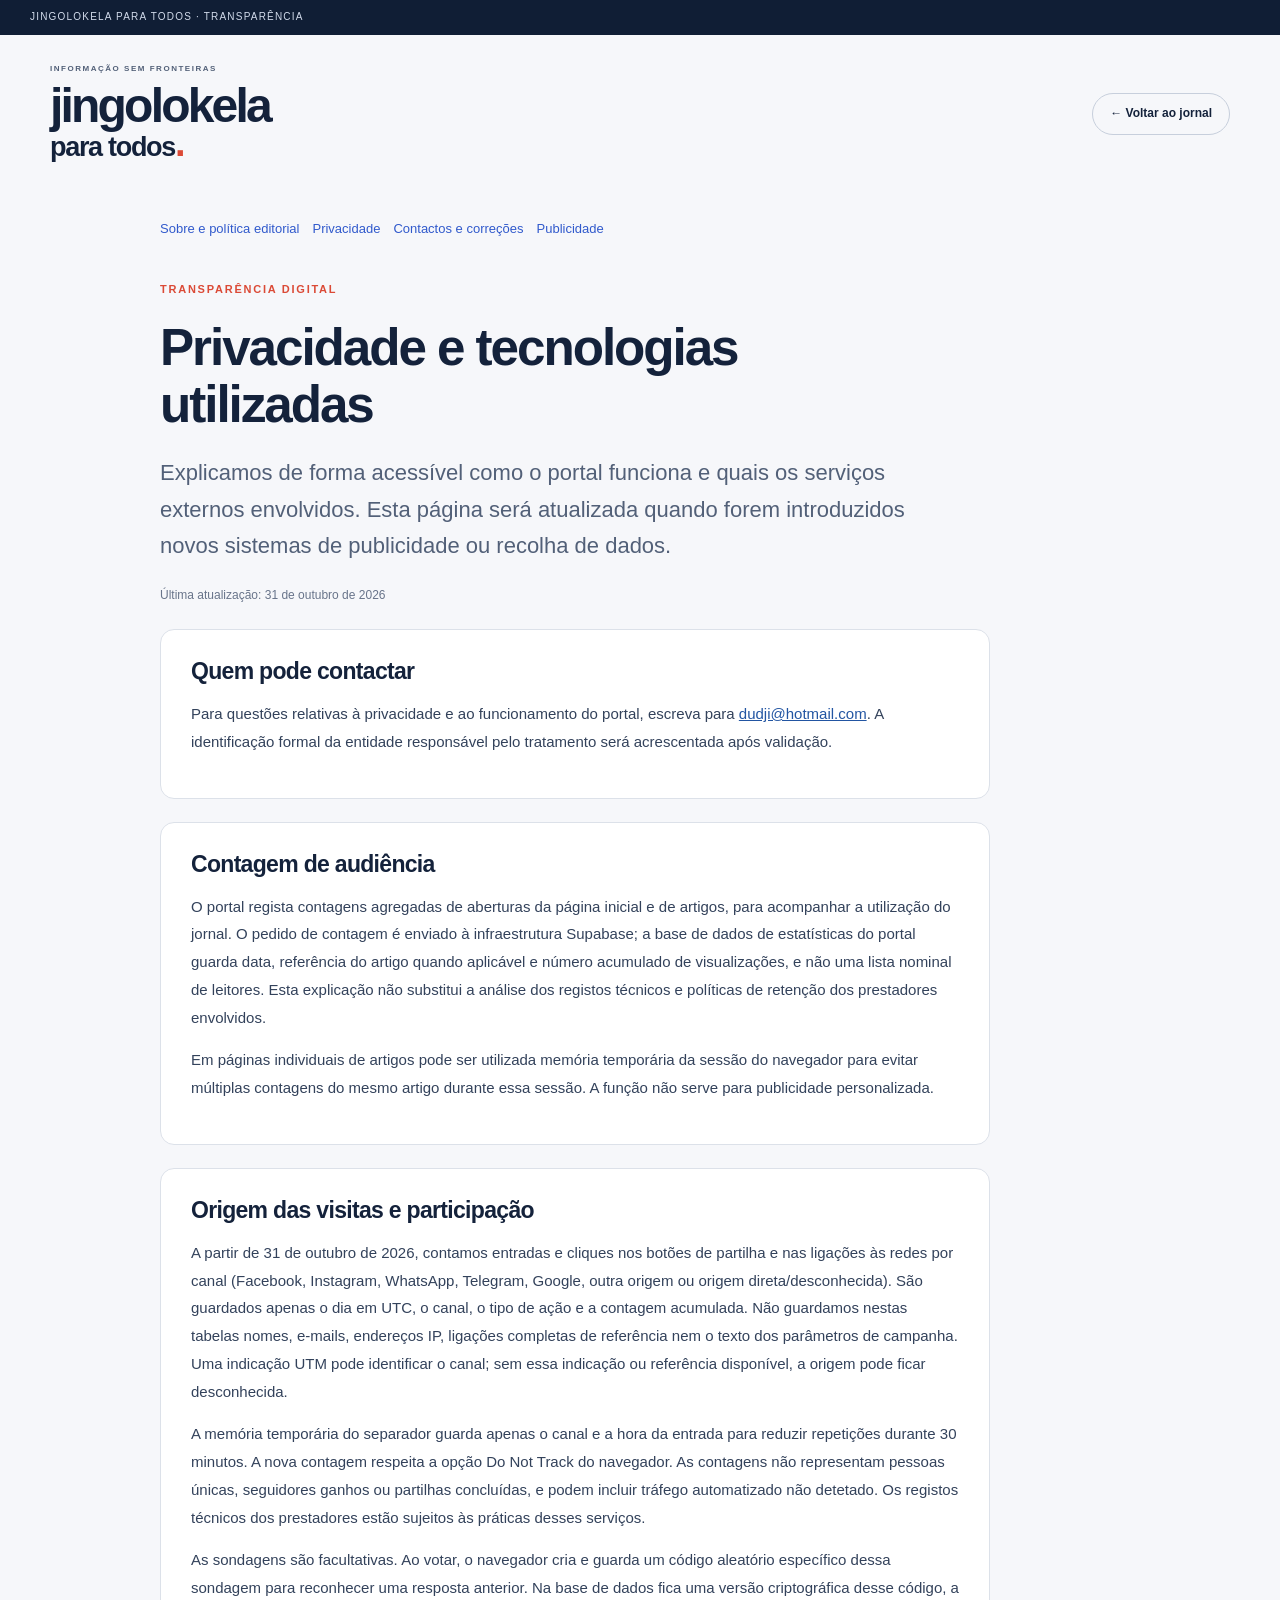
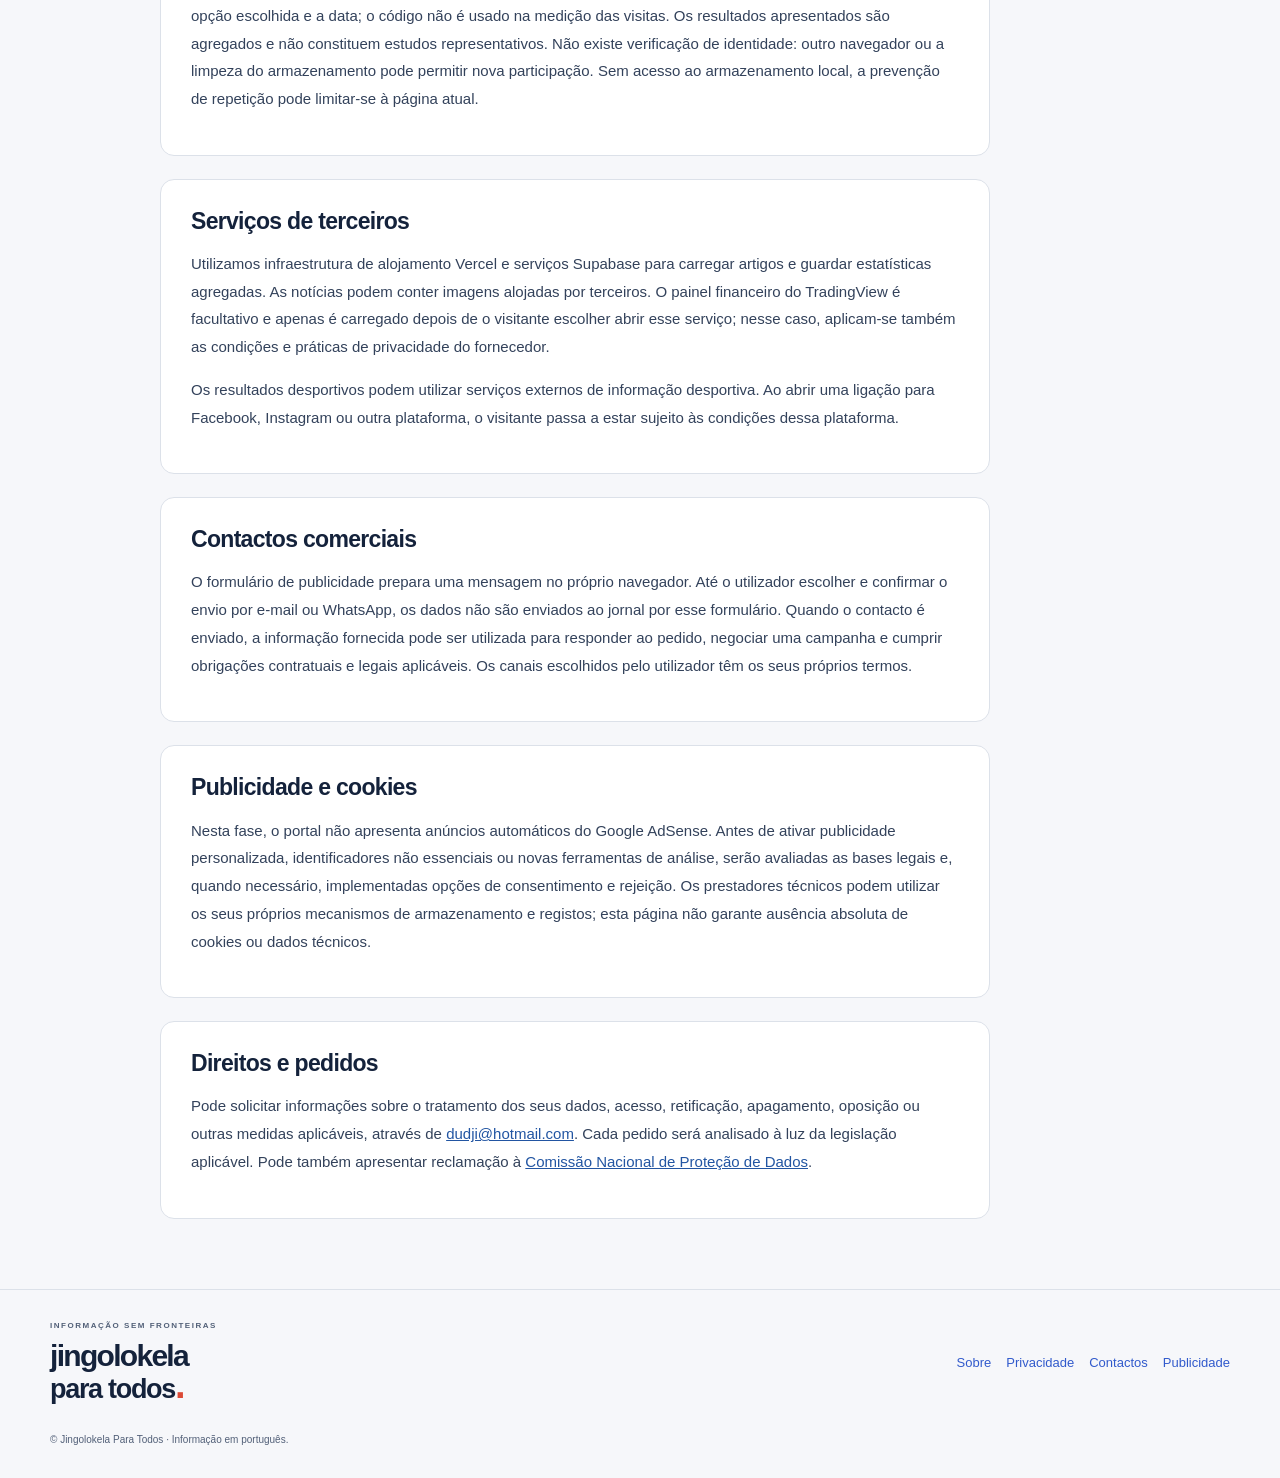
<file: privacidade.html>
<!doctype html><html lang="pt-PT"><head><meta charset="utf-8"><meta name="viewport" content="width=device-width,initial-scale=1"><meta name="theme-color" content="#101e35"><meta name="robots" content="index,follow"><link rel="stylesheet" href="/style.css"><link rel="stylesheet" href="/institucional.css"><title>Privacidade e tecnologias utilizadas — Jingolokela Para Todos</title><meta name="description" content="Informação sobre tratamento de dados, contagem de visualizações e serviços externos utilizados pelo Jingolokela Para Todos."><link rel="canonical" href="https://www.jingolokela.com/privacidade.html"></head><body><a class="skip" href="#principal">Saltar para o conteúdo</a><div class="utility"><span>JINGOLOKELA PARA TODOS · TRANSPARÊNCIA</span></div><header class="masthead"><a href="/" class="brand" aria-label="Jingolokela Para Todos, início"><span class="brand-kicker">INFORMAÇÃO SEM FRONTEIRAS</span>jingolokela<span class="brand-bottom">para todos<i aria-hidden="true">.</i></span></a><a href="/" class="about-link">← Voltar ao jornal</a></header><main id="principal" class="institutional"><nav class="institutional-nav" aria-label="Páginas institucionais"><a href="/sobre.html">Sobre e política editorial</a><a href="/privacidade.html">Privacidade</a><a href="/contactos.html">Contactos e correções</a><a href="/anunciar.html">Publicidade</a></nav><p class="eyebrow">TRANSPARÊNCIA DIGITAL</p><h1>Privacidade e tecnologias utilizadas</h1><p class="institutional-lead">Explicamos de forma acessível como o portal funciona e quais os serviços externos envolvidos. Esta página será atualizada quando forem introduzidos novos sistemas de publicidade ou recolha de dados.</p><p class="document-date">Última atualização: 31 de outubro de 2026</p><section><h2>Quem pode contactar</h2><p>Para questões relativas à privacidade e ao funcionamento do portal, escreva para <a href="mailto:dudji@hotmail.com">dudji@hotmail.com</a>. A identificação formal da entidade responsável pelo tratamento será acrescentada após validação.</p></section><section><h2>Contagem de audiência</h2><p>O portal regista contagens agregadas de aberturas da página inicial e de artigos, para acompanhar a utilização do jornal. O pedido de contagem é enviado à infraestrutura Supabase; a base de dados de estatísticas do portal guarda data, referência do artigo quando aplicável e número acumulado de visualizações, e não uma lista nominal de leitores. Esta explicação não substitui a análise dos registos técnicos e políticas de retenção dos prestadores envolvidos.</p><p>Em páginas individuais de artigos pode ser utilizada memória temporária da sessão do navegador para evitar múltiplas contagens do mesmo artigo durante essa sessão. A função não serve para publicidade personalizada.</p></section><section><h2>Origem das visitas e participação</h2><p>A partir de 31 de outubro de 2026, contamos entradas e cliques nos botões de partilha e nas ligações às redes por canal (Facebook, Instagram, WhatsApp, Telegram, Google, outra origem ou origem direta/desconhecida). São guardados apenas o dia em UTC, o canal, o tipo de ação e a contagem acumulada. Não guardamos nestas tabelas nomes, e-mails, endereços IP, ligações completas de referência nem o texto dos parâmetros de campanha. Uma indicação UTM pode identificar o canal; sem essa indicação ou referência disponível, a origem pode ficar desconhecida.</p><p>A memória temporária do separador guarda apenas o canal e a hora da entrada para reduzir repetições durante 30 minutos. A nova contagem respeita a opção Do Not Track do navegador. As contagens não representam pessoas únicas, seguidores ganhos ou partilhas concluídas, e podem incluir tráfego automatizado não detetado. Os registos técnicos dos prestadores estão sujeitos às práticas desses serviços.</p><p>As sondagens são facultativas. Ao votar, o navegador cria e guarda um código aleatório específico dessa sondagem para reconhecer uma resposta anterior. Na base de dados fica uma versão criptográfica desse código, a opção escolhida e a data; o código não é usado na medição das visitas. Os resultados apresentados são agregados e não constituem estudos representativos. Não existe verificação de identidade: outro navegador ou a limpeza do armazenamento pode permitir nova participação. Sem acesso ao armazenamento local, a prevenção de repetição pode limitar-se à página atual.</p></section><section><h2>Serviços de terceiros</h2><p>Utilizamos infraestrutura de alojamento Vercel e serviços Supabase para carregar artigos e guardar estatísticas agregadas. As notícias podem conter imagens alojadas por terceiros. O painel financeiro do TradingView é facultativo e apenas é carregado depois de o visitante escolher abrir esse serviço; nesse caso, aplicam-se também as condições e práticas de privacidade do fornecedor.</p><p>Os resultados desportivos podem utilizar serviços externos de informação desportiva. Ao abrir uma ligação para Facebook, Instagram ou outra plataforma, o visitante passa a estar sujeito às condições dessa plataforma.</p></section><section><h2>Contactos comerciais</h2><p>O formulário de publicidade prepara uma mensagem no próprio navegador. Até o utilizador escolher e confirmar o envio por e-mail ou WhatsApp, os dados não são enviados ao jornal por esse formulário. Quando o contacto é enviado, a informação fornecida pode ser utilizada para responder ao pedido, negociar uma campanha e cumprir obrigações contratuais e legais aplicáveis. Os canais escolhidos pelo utilizador têm os seus próprios termos.</p></section><section><h2>Publicidade e cookies</h2><p>Nesta fase, o portal não apresenta anúncios automáticos do Google AdSense. Antes de ativar publicidade personalizada, identificadores não essenciais ou novas ferramentas de análise, serão avaliadas as bases legais e, quando necessário, implementadas opções de consentimento e rejeição. Os prestadores técnicos podem utilizar os seus próprios mecanismos de armazenamento e registos; esta página não garante ausência absoluta de cookies ou dados técnicos.</p></section><section><h2>Direitos e pedidos</h2><p>Pode solicitar informações sobre o tratamento dos seus dados, acesso, retificação, apagamento, oposição ou outras medidas aplicáveis, através de <a href="mailto:dudji@hotmail.com?subject=Privacidade%20-%20Jingolokela%20Para%20Todos">dudji@hotmail.com</a>. Cada pedido será analisado à luz da legislação aplicável. Pode também apresentar reclamação à <a href="https://www.cnpd.pt/" target="_blank" rel="noopener noreferrer">Comissão Nacional de Proteção de Dados</a>.</p></section></main><footer class="institutional-footer"><a href="/" class="brand"><span class="brand-kicker">INFORMAÇÃO SEM FRONTEIRAS</span>jingolokela<span class="brand-bottom">para todos<i aria-hidden="true">.</i></span></a><div class="institutional-links"><a href="/sobre.html">Sobre</a><a href="/privacidade.html">Privacidade</a><a href="/contactos.html">Contactos</a><a href="/anunciar.html">Publicidade</a></div><small>© Jingolokela Para Todos · Informação em português.</small></footer></body></html>
</file>
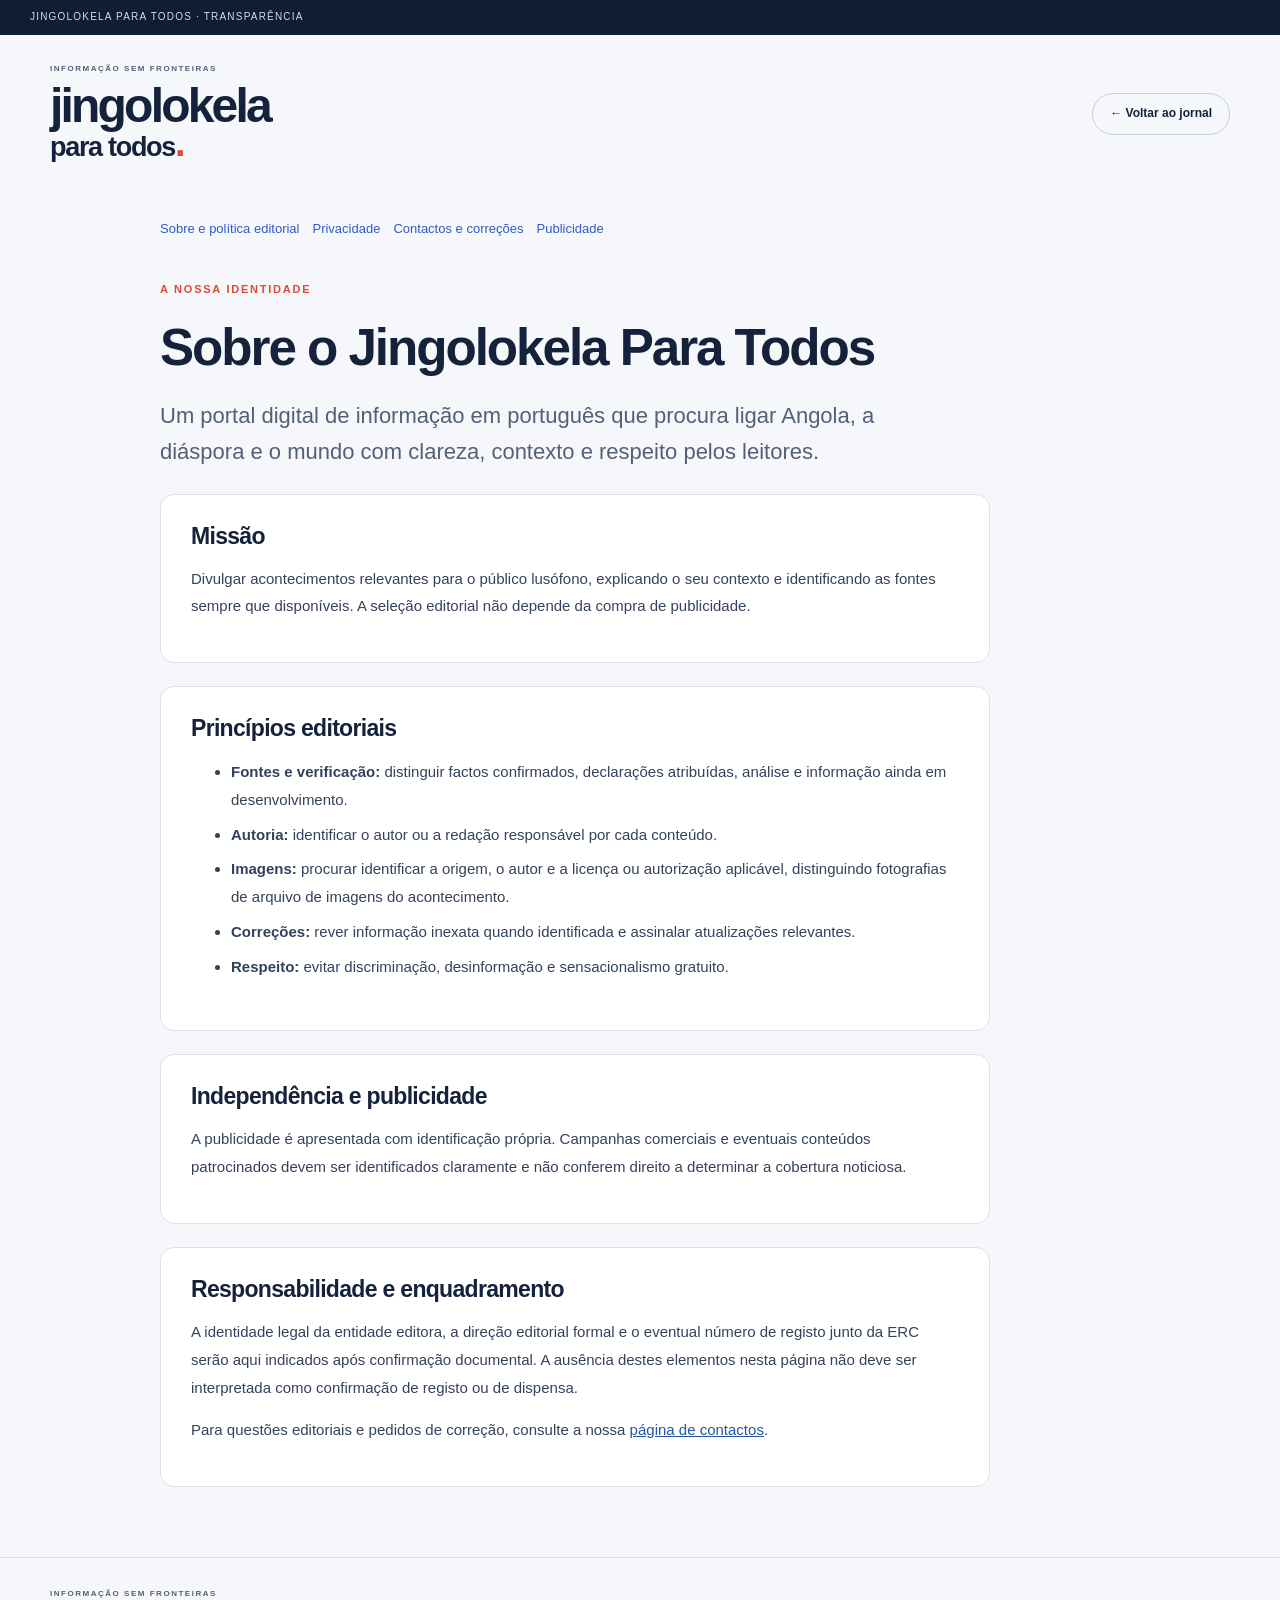
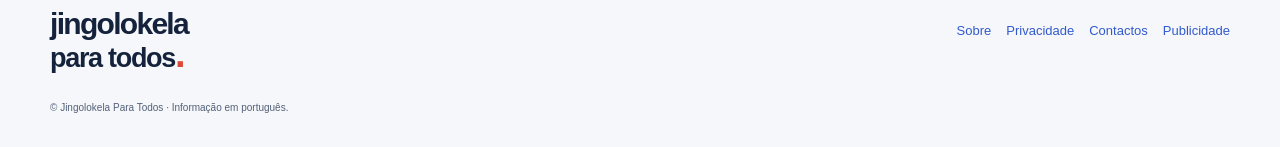
<file: sobre.html>
<!doctype html><html lang="pt-PT"><head><meta charset="utf-8"><meta name="viewport" content="width=device-width,initial-scale=1"><meta name="theme-color" content="#101e35"><meta name="robots" content="index,follow"><link rel="stylesheet" href="/style.css"><link rel="stylesheet" href="/institucional.css"><title>Sobre e política editorial — Jingolokela Para Todos</title><meta name="description" content="Quem somos, compromisso editorial e transparência do Jingolokela Para Todos."><link rel="canonical" href="https://www.jingolokela.com/sobre.html"></head><body><a class="skip" href="#principal">Saltar para o conteúdo</a><div class="utility"><span>JINGOLOKELA PARA TODOS · TRANSPARÊNCIA</span></div><header class="masthead"><a href="/" class="brand" aria-label="Jingolokela Para Todos, início"><span class="brand-kicker">INFORMAÇÃO SEM FRONTEIRAS</span>jingolokela<span class="brand-bottom">para todos<i aria-hidden="true">.</i></span></a><a href="/" class="about-link">← Voltar ao jornal</a></header><main id="principal" class="institutional"><nav class="institutional-nav" aria-label="Páginas institucionais"><a href="/sobre.html">Sobre e política editorial</a><a href="/privacidade.html">Privacidade</a><a href="/contactos.html">Contactos e correções</a><a href="/anunciar.html">Publicidade</a></nav><p class="eyebrow">A NOSSA IDENTIDADE</p><h1>Sobre o Jingolokela Para Todos</h1><p class="institutional-lead">Um portal digital de informação em português que procura ligar Angola, a diáspora e o mundo com clareza, contexto e respeito pelos leitores.</p><section><h2>Missão</h2><p>Divulgar acontecimentos relevantes para o público lusófono, explicando o seu contexto e identificando as fontes sempre que disponíveis. A seleção editorial não depende da compra de publicidade.</p></section><section><h2>Princípios editoriais</h2><ul><li><strong>Fontes e verificação:</strong> distinguir factos confirmados, declarações atribuídas, análise e informação ainda em desenvolvimento.</li><li><strong>Autoria:</strong> identificar o autor ou a redação responsável por cada conteúdo.</li><li><strong>Imagens:</strong> procurar identificar a origem, o autor e a licença ou autorização aplicável, distinguindo fotografias de arquivo de imagens do acontecimento.</li><li><strong>Correções:</strong> rever informação inexata quando identificada e assinalar atualizações relevantes.</li><li><strong>Respeito:</strong> evitar discriminação, desinformação e sensacionalismo gratuito.</li></ul></section><section><h2>Independência e publicidade</h2><p>A publicidade é apresentada com identificação própria. Campanhas comerciais e eventuais conteúdos patrocinados devem ser identificados claramente e não conferem direito a determinar a cobertura noticiosa.</p></section><section><h2>Responsabilidade e enquadramento</h2><p>A identidade legal da entidade editora, a direção editorial formal e o eventual número de registo junto da ERC serão aqui indicados após confirmação documental. A ausência destes elementos nesta página não deve ser interpretada como confirmação de registo ou de dispensa.</p><p>Para questões editoriais e pedidos de correção, consulte a nossa <a href="/contactos.html">página de contactos</a>.</p></section></main><footer class="institutional-footer"><a href="/" class="brand"><span class="brand-kicker">INFORMAÇÃO SEM FRONTEIRAS</span>jingolokela<span class="brand-bottom">para todos<i aria-hidden="true">.</i></span></a><div class="institutional-links"><a href="/sobre.html">Sobre</a><a href="/privacidade.html">Privacidade</a><a href="/contactos.html">Contactos</a><a href="/anunciar.html">Publicidade</a></div><small>© Jingolokela Para Todos · Informação em português.</small></footer></body></html>
</file>
<file: community.css>
.reader-voice #reader-poll{padding:clamp(18px,3vw,30px)}
.poll-form fieldset{border:0;padding:0;margin:0;min-width:0}
.poll-question{font-size:clamp(20px,2.5vw,27px);font-weight:750;line-height:1.35;padding:0;margin-bottom:20px;color:#15243e}
.poll-options{display:grid;grid-template-columns:repeat(3,minmax(0,1fr));gap:10px}
.poll-option{display:flex;align-items:center;gap:10px;padding:15px 13px;border:1px solid #cbd5e1;border-radius:10px;min-height:52px;font-weight:650;cursor:pointer;color:#15243e;background:#fff}
.poll-option:has(input:checked){border-color:#205797;background:#edf4fc;box-shadow:0 0 0 1px #205797}
.poll-option input{width:18px;height:18px;margin:0;accent-color:#205797;flex-shrink:0}
.poll-actions{display:flex;flex-wrap:wrap;gap:10px;margin-top:20px}
.poll-actions button,.poll-results-toggle{padding:12px 19px;min-height:44px;border:1px solid #205797;border-radius:9px;font:650 14px system-ui;cursor:pointer}
.poll-submit{background:#153659;color:white}.poll-results-toggle{background:white;color:#205797}
.poll-submit:disabled{opacity:.65;cursor:default}.poll-form button:focus-visible,.poll-option:focus-within{outline:3px solid #e0a63b;outline-offset:3px}
.poll-status{min-height:1.4em;font-size:14px;color:#375979;line-height:1.6}
.poll-results{border-top:1px solid #e0e7f0;margin-top:18px;padding-top:12px}.poll-results[hidden]{display:none}
.poll-total{font-weight:700;font-size:15px}.poll-result{display:grid;grid-template-columns:1fr auto;gap:7px 12px;margin:13px 0;font-size:14px}.poll-result strong{font-variant-numeric:tabular-nums;font-size:13px}.poll-result progress{grid-column:1/-1;width:100%;height:9px;accent-color:#205797}
.poll-footnote{font-size:12px;line-height:1.6;color:#607188;margin-bottom:0}
@media(max-width:600px){.poll-options{grid-template-columns:repeat(2,minmax(0,1fr))}.poll-option{padding:12px 9px;font-size:14px}}
@media(max-width:360px){.poll-options{grid-template-columns:1fr}}

.community-admin{margin:26px 0;padding:22px;border:1px solid #dce2ea;border-radius:14px;background:white}.community-admin>p{font-size:14px;color:#52657f;line-height:1.6}.community-admin #community-traffic{overflow-x:auto}.community-table{border-collapse:collapse;width:100%;font-size:14px;margin:20px 0}.community-table caption{text-align:left;font-weight:700;margin-bottom:10px}.community-table th,.community-table td{padding:10px;border-bottom:1px solid #e2e8f0;text-align:left}.community-table thead{background:#f1f5fa}.community-table td{font-variant-numeric:tabular-nums}
</file>
<file: style.css>
:root{--ink:#14223b;--accent:#db4a36;--paper:#f6f7fa;--line:#dce1e9;--muted:#526078;--navy:#101e35;--blue:#315acc;--white:#fff}*{box-sizing:border-box}html{scroll-behavior:smooth;scroll-padding-top:85px}body{margin:0;background:var(--paper);color:var(--ink);font:16px/1.65 Arial,Helvetica,sans-serif;-webkit-font-smoothing:antialiased}a{color:inherit}button,input{font:inherit}button,a,input{touch-action:manipulation}button{cursor:pointer}a:focus-visible,button:focus-visible,input:focus-visible{outline:3px solid var(--blue);outline-offset:5px}.utility{background:var(--navy);color:#d2dbeb;padding:9px max(calc((100vw - 1220px)/2),24px);display:flex;justify-content:space-between;font-size:10px;letter-spacing:.12em}.utility time{color:#c5ccdb;letter-spacing:.03em}.masthead,main,footer{max-width:1320px;margin:auto;padding-left:50px;padding-right:50px}.masthead{display:flex;align-items:center;justify-content:space-between;padding-top:28px;padding-bottom:28px;background:var(--paper)}.brand{font:bold 48px/.85 Arial,Helvetica,sans-serif;letter-spacing:-2.8px;text-decoration:none;display:inline-block}.brand .brand-kicker{display:block;font:700 8px/1.5 Arial,sans-serif;letter-spacing:.19em;color:var(--muted);margin-bottom:11px}.brand .brand-bottom{display:block;font:700 27px/1.25 Arial,sans-serif;letter-spacing:-1.3px;margin-top:5px}.brand i{font-style:normal;color:var(--accent);font-size:38px;line-height:0}.masthead p{font-size:13px;line-height:1.65;color:var(--muted);border-left:1px solid var(--line);padding-left:24px;margin-left:auto;margin-right:65px}.about-link{font-size:12px;text-decoration:none;border:1px solid #c7cfdc;border-radius:100px;padding:10px 17px;font-weight:600}.about-link:hover{background:#e7ebf3}nav{border-top:1px solid var(--line);border-bottom:1px solid var(--line);position:sticky;top:0;background:#f6f7faf5;backdrop-filter:blur(16px);z-index:2}#categories{max-width:1252px;margin:auto;display:flex;gap:8px;overflow:auto;padding:10px 16px;scrollbar-width:thin}nav button{border:0;background:none;white-space:nowrap;padding:9px 18px;font-weight:700;font-size:12px;color:var(--muted);border-radius:8px;transition:background .15s,color .15s}nav button:hover{background:#e7ebf2}nav button[aria-pressed=true]{color:white;background:var(--navy)}.edition{display:flex;gap:10px;align-items:center;font-size:10px;padding:22px 0 0}.edition strong{letter-spacing:.08em;color:var(--accent)}.edition>span:last-child{color:var(--muted);margin-left:auto}.dot{height:6px;width:6px;border-radius:50%;background:var(--accent);box-shadow:0 0 0 4px #db4a3612}.intro{display:grid;grid-template-columns:1.2fr 1fr;gap:42px;padding:34px 0 42px;align-items:center}.eyebrow{font-size:10px;letter-spacing:.14em;font-weight:700;color:var(--accent)}h1{font:750 clamp(38px,4.6vw,66px)/1.08 Arial,Helvetica,sans-serif;letter-spacing:-3.3px;margin:20px 0}h1 em{font-style:normal;color:var(--blue)}.lead{max-width:490px;color:var(--muted);font-size:15px;line-height:1.8;margin-bottom:0}.globe{height:310px;background:linear-gradient(135deg,#14243f,#1d3560);position:relative;overflow:hidden;border-radius:18px;box-shadow:0 16px 35px #15274712}.globe svg{display:block;width:100%;height:100%;object-fit:contain}.visual-caption{position:absolute;bottom:0;left:0;right:0;padding:14px 20px;display:flex;align-items:center;justify-content:space-between;border-top:1px solid #ffffff14;background:#10203b70;font-size:8px;letter-spacing:.15em;color:#d7e0f3}.visual-caption b{font-size:16px;color:#ff8e7e}.section-heading{display:flex;justify-content:space-between;align-items:center;gap:24px;border-top:1px solid var(--line);padding-top:24px}.section-heading .eyebrow{color:var(--muted);margin:0 0 7px}h2{font:700 29px/1.22 Arial,Helvetica,sans-serif;letter-spacing:-1.1px;margin:0 0 14px}.heading-dot{color:var(--accent)}.search{display:flex;gap:16px;background:var(--white);border:1px solid var(--line);border-radius:10px;align-items:center;padding:0 14px;flex-shrink:0}.search input{background:transparent;border:0;padding:12px 0;width:190px;color:var(--ink);font-size:12px}.search span:last-child{font-size:24px;color:var(--muted)}.notice{font-size:11px;color:var(--muted);padding:11px 14px;background:#eaf0f9;border-radius:7px;border-left:3px solid #7191c3;margin:8px 0 20px}.grid{display:grid;grid-template-columns:repeat(3,minmax(0,1fr));gap:22px;padding:0 0 44px}.article{background:white;border:1px solid var(--line);border-radius:14px;overflow:hidden;display:flex;flex-direction:column;transition:box-shadow .18s,transform .18s;position:relative;padding-bottom:23px}.article:hover{box-shadow:0 14px 30px #14223b0c;transform:translateY(-3px)}.article>.eyebrow,.article>h3,.article>p,.article>.meta{margin-left:22px;margin-right:22px}.article>.eyebrow{font-size:9px;color:var(--accent);text-transform:uppercase;margin-top:20px;margin-bottom:0;letter-spacing:.14em}.article h3{font:700 21px/1.25 Arial,Helvetica,sans-serif;letter-spacing:-.65px;margin-top:9px;margin-bottom:10px}.article :is(button,a){font:inherit;color:inherit;text-align:left;border:0;padding:0;background:none}.article :is(button,a):after{content:'';position:absolute;inset:0;z-index:1}.article :is(button,a):focus-visible{outline:none}.article:focus-within{outline:3px solid var(--blue);outline-offset:3px}.article :is(button,a):hover{color:var(--blue)}.article p{font-size:12px;color:var(--muted);line-height:1.7;margin-top:0;margin-bottom:18px}.article .meta{font-size:8px;font-weight:bold;letter-spacing:.08em;color:#65748c;padding-top:12px;border-top:1px solid #edf0f5;margin-top:auto}.art{height:160px;background:linear-gradient(125deg,#25466b,#122a44);position:relative;overflow:hidden;display:flex;justify-content:space-between;align-items:end;padding:19px;color:#dbe7ff}.art:before,.art:after{content:'';position:absolute;width:180px;height:180px;border:1px solid #ffffff35;border-radius:50%;right:-15px;top:-60px}.art:after{width:140px;height:140px;right:7px;top:-40px;background:#ffffff05}.art .art-symbol{position:absolute;right:20px;bottom:7px;font:700 92px/1 Arial,sans-serif;letter-spacing:-8px;color:#ffffff40;transform:rotate(-9deg)}.art .number{font:700 8px/1 Arial,sans-serif;letter-spacing:.13em;opacity:.8;z-index:1;align-self:start}.art .label{font:700 9px/1 Arial,sans-serif;letter-spacing:.16em;z-index:1}.tone1{background:linear-gradient(125deg,#773b26,#b27349)}.tone2{background:linear-gradient(125deg,#274f8b,#406ebb)}.tone3{background:linear-gradient(125deg,#463f77,#7975ab)}.tone4{background:linear-gradient(125deg,#1e6155,#459b83)}.tone5{background:linear-gradient(125deg,#243650,#426895)}.article:first-child{grid-column:span 2;display:grid;grid-template-columns:1fr 1fr;grid-template-rows:auto auto auto 1fr;padding:0 0 24px}.article:first-child .art{grid-column:1;grid-row:1/5;height:100%;min-height:300px;border-radius:0;margin-bottom:-24px;padding:24px}.article:first-child .art-symbol{font-size:130px;right:28px;bottom:22px}.article:first-child>.eyebrow{grid-column:2;margin-top:28px}.article:first-child h3{grid-column:2;font-size:28px;letter-spacing:-1px;margin-top:12px}.article:first-child>p:not(.eyebrow){grid-column:2;font-size:13px}.article:first-child>.meta{grid-column:2;align-self:end}.manifesto{background:var(--navy);color:#fff;border-radius:18px;padding:38px 42px;margin:6px 0 50px;position:relative;overflow:hidden}.manifesto>.eyebrow{color:#ff927f}.manifesto h2{font-size:32px;letter-spacing:-1.2px}.principles{display:grid;grid-template-columns:repeat(3,1fr);gap:32px;border-top:1px solid #ffffff20;margin-top:26px;padding-top:14px}.principles p{font-size:12px;color:#c2cddd}.principles strong{display:block;color:#fff;margin-bottom:8px;font-size:13px}footer{border-top:1px solid var(--line);padding-top:30px;padding-bottom:30px;display:flex;justify-content:space-between;align-items:center;gap:25px}footer .brand{font-size:30px;letter-spacing:-1.7px}footer .brand-kicker{font-size:6px;margin-bottom:7px}footer .brand-bottom{font-size:18px;letter-spacing:-.8px}footer p,footer small{font-size:10px;color:var(--muted)}dialog{border:1px solid var(--line);border-radius:18px;background:#fff;color:var(--ink);padding:35px;width:min(740px,92vw);max-height:85vh;box-shadow:0 30px 90px #0004}dialog::backdrop{background:#101e35b8;backdrop-filter:blur(5px)}dialog h2{font-size:34px;letter-spacing:-1px;margin-top:10px}.close{display:block;margin-left:auto;border:1px solid var(--line);background:var(--paper);color:var(--ink);border-radius:8px;padding:6px 12px;font-size:12px}#reader-meta{font-size:12px;color:var(--muted)}#reader-body{white-space:pre-wrap;line-height:1.9;margin:24px 0}#reader-source{font-size:13px;color:var(--blue)}.share{display:block;background:var(--navy);color:white;border:0;border-radius:8px;padding:12px 18px;margin-top:25px;font-size:12px}.empty{padding:45px;text-align:center;background:white;border-radius:14px;border:1px solid var(--line)}.skip{position:absolute;left:10px;top:-100px;background:white;padding:10px;z-index:10}.skip:focus{top:10px}.sr-only{position:absolute;width:1px;height:1px;overflow:hidden;clip:rect(0,0,0,0)}[hidden]{display:none!important}@media(min-width:900px){.article:nth-child(2){grid-row:span 1}.article:nth-child(n+3){min-height:350px}}@media(max-width:1000px){.masthead,main,footer{padding-left:28px;padding-right:28px}.masthead p{margin-right:30px}.intro{gap:26px}h1{letter-spacing:-2px}.article:first-child h3{font-size:24px}.article>.eyebrow,.article>h3,.article>p,.article>.meta{margin-left:18px;margin-right:18px}}@media(max-width:750px){.utility time,.masthead p{display:none}.masthead{padding-top:23px;padding-bottom:23px}.brand{font-size:39px;letter-spacing:-2px}.brand .brand-bottom{font-size:23px}.brand .brand-kicker{font-size:6px}.about-link{font-size:10px;padding:9px 12px}#categories{gap:0;padding:8px 18px}nav button{padding:8px 14px}.intro{grid-template-columns:1fr 1fr;gap:18px;padding:28px 0}.intro>.eyebrow{font-size:8px}h1{font-size:38px;letter-spacing:-2px}.lead{font-size:12px}.globe{height:260px;border-radius:12px}.visual-caption{font-size:6px;padding:10px}.grid{grid-template-columns:repeat(2,minmax(0,1fr));gap:16px}.article:first-child{grid-column:span 2}.section-heading{align-items:start;flex-direction:column;gap:3px}h2{font-size:25px}.search{width:100%;justify-content:space-between;margin-bottom:12px}.search input{width:90%}.edition>span:last-child{display:none}.manifesto{padding:28px}.principles{grid-template-columns:1fr;gap:0}.manifesto h2{font-size:27px}footer{flex-wrap:wrap}footer small{width:100%;margin-top:3px}}@media(max-width:500px){.masthead,main,footer{padding-left:20px;padding-right:20px}.utility{font-size:8px;padding:9px 20px}.about-link{max-width:130px;text-align:center}.intro{grid-template-columns:1fr;gap:22px}h1{font-size:44px;margin:14px 0;letter-spacing:-2px}.intro .eyebrow{font-size:8px}.lead{font-size:14px}.globe{height:215px}.globe svg{margin-top:-16px}.visual-caption{font-size:8px}.grid{grid-template-columns:1fr}.article:first-child{display:flex;grid-column:auto;padding-bottom:23px}.article:first-child .art{height:185px;min-height:0;margin-bottom:0}.article:first-child>.eyebrow{margin-top:20px}.article:first-child h3{font-size:25px}.article:first-child>.meta{align-self:stretch}.article .art{height:165px}.article>.eyebrow,.article>h3,.article>p,.article>.meta{margin-left:22px;margin-right:22px}.article:first-child .art-symbol{font-size:105px;bottom:6px}.article h3{font-size:23px}.article p{font-size:13px}.section-heading h2{font-size:25px;max-width:300px}.edition{font-size:9px}.notice{font-size:10px}.manifesto{padding:25px;margin-bottom:30px}dialog{padding:23px}dialog h2{font-size:29px}footer p{font-size:9px}}
@media(prefers-reduced-motion:reduce){html{scroll-behavior:auto}*{transition:none!important}}

/* Featured editorial photographs */
.art.has-photo{isolation:isolate;padding:0;min-height:200px}.art.has-photo:before,.art.has-photo:after,.art.has-photo .art-symbol,.art.has-photo .label,.art.has-photo .number{display:none}.art.has-photo img{position:absolute;inset:0;width:100%;height:100%;object-fit:cover;transition:transform .35s}.article:hover .art.has-photo img{transform:scale(1.035)}.photo-badge{position:absolute;bottom:10px;left:12px;z-index:1;background:#101e35d9;color:#fff;font-size:8px;font-weight:700;letter-spacing:.09em;padding:4px 7px;border-radius:4px}.article:first-child .art.has-photo{min-height:330px}.article:nth-child(n+2) .art.has-photo{height:200px}#reader-image{margin:20px 0 24px}#reader-image img{display:block;width:100%;height:auto;max-height:380px;object-fit:cover;border-radius:10px}#reader-image figcaption{margin-top:8px;font-size:11px;line-height:1.5;color:var(--muted)}#reader-image a{color:var(--blue);text-underline-offset:3px}@media(max-width:500px){.article:first-child .art.has-photo{min-height:0;height:210px}.article:nth-child(n+2) .art.has-photo{height:200px}#reader-image img{max-height:240px}}@media(prefers-reduced-motion:reduce){.art.has-photo img{transition:none}.article:hover .art.has-photo img{transform:none}}

.news-carousel{background:#101e35;color:white;position:relative;border-radius:18px;overflow:hidden;min-height:360px;display:flex;flex-direction:column;isolation:isolate}.carousel-backdrop{position:absolute;inset:0;z-index:-1;background:radial-gradient(ellipse at 90% 10%,#35598f,transparent 70%),#101e35}.carousel-backdrop:after{content:'';position:absolute;inset:0;background:linear-gradient(0deg,rgba(9,19,36,.94),rgba(9,19,36,.64) 55%,rgba(9,19,36,.35))}.carousel-backdrop img{width:100%;height:100%;object-fit:cover;opacity:1}.carousel-content{padding:28px 30px 16px;flex:1}.carousel-content .eyebrow{color:#ffa48e;font-size:9px}.carousel-content h2{font-size:29px;line-height:1.18;letter-spacing:-1px;margin:18px 0 14px}.carousel-content h2 :is(button,a){font:inherit;background:none;color:inherit;padding:0;border:0;text-align:left}.carousel-content>p:not(.eyebrow){color:#d4dff0;font-size:13px;line-height:1.7}.carousel-read{border:0;border-bottom:1px solid #ffffff80;background:none;color:white;font-size:12px;padding:5px 0;margin-top:8px}.carousel-controls{display:flex;align-items:center;justify-content:space-between;border-top:1px solid #ffffff25;padding:14px 28px;font-size:10px;letter-spacing:.12em}.carousel-controls>div{display:flex;gap:8px}.carousel-controls button{background:#ffffff12;border:1px solid #ffffff35;border-radius:6px;padding:6px 10px;color:#fff;font-size:11px;min-height:34px}.carousel-controls button:hover{background:#ffffff28}.slide-photo-label{position:absolute;right:18px;top:12px;color:#fff;font-size:7px;z-index:1;letter-spacing:.08em}.markets{border:1px solid var(--line);border-radius:16px;background:#fff;padding:25px 28px;margin:0 0 34px}.market-heading{display:flex;align-items:center;justify-content:space-between;gap:18px}.market-heading .eyebrow{margin:0 0 6px}.market-heading h2{font-size:27px;margin:0}.market-provider{font-size:8px;letter-spacing:.1em;color:var(--muted);white-space:nowrap}.market-intro{font-size:12px;color:var(--muted);margin:12px 0 20px}.tradingview-widget-container{height:554px;width:100%}.tradingview-widget-container__widget{height:520px}.tradingview-widget-copyright{font-size:11px;padding:10px 0;text-align:right;color:var(--muted)}.market-note{font-size:10px;line-height:1.6;color:var(--muted);margin-bottom:0}.show-all{display:block;margin:0 auto 36px;border:1px solid var(--line);border-radius:9px;background:var(--navy);color:white;padding:12px 22px;font-size:12px}@media(max-width:1000px){.carousel-content{padding:22px}.carousel-content h2{font-size:25px}.carousel-controls{padding:12px 22px}.market-heading{align-items:start;flex-direction:column;gap:8px}}@media(max-width:750px){.intro{grid-template-columns:1fr}.news-carousel{min-height:330px}.markets{padding:22px 18px}.market-heading h2{font-size:25px}.market-provider{font-size:7px}.market-intro{font-size:11px}.carousel-content h2{font-size:27px}}@media(max-width:500px){.news-carousel{min-height:365px}.carousel-content h2{font-size:26px}.market-heading h2{font-size:23px}}

/* Section navigation */
#categories button{display:inline-flex;align-items:center;gap:9px;transition:background .18s,color .18s,box-shadow .18s} .category-count{display:inline-grid;place-items:center;min-width:21px;height:21px;padding:0 5px;border-radius:20px;background:#dfe6f0;color:#53627b;font-size:10px;font-weight:700} #categories button[aria-pressed="true"] .category-count{background:#ffffff26;color:#fff} #categories button:hover{box-shadow:inset 0 -3px 0 var(--coral,#db4a36)} #categories button:focus-visible{outline:3px solid #315acc;outline-offset:3px}.section-status{font-size:12px;color:var(--muted);margin:0 0 22px}.intro{scroll-margin-top:95px}.markets[hidden]{display:none}.carousel-controls button:disabled{opacity:.4;cursor:default}#slide-title:disabled{cursor:default}#back-all[hidden]{display:none}

.advertise-nav{font-size:11px;font-weight:700;color:var(--navy);text-decoration:none;margin-left:auto;white-space:nowrap}.ad-slot{position:relative;display:flex;align-items:center;justify-content:space-between;gap:24px;border:1px dashed #b9c8da;border-radius:14px;background:linear-gradient(120deg,#edf3fb,#fff);padding:34px 28px 24px;margin:0 0 32px;min-height:140px}.ad-tag{position:absolute;top:12px;left:28px;letter-spacing:.14em;font-size:8px;color:#53627b}.ad-slot p{font-size:21px;font-weight:750;letter-spacing:-.5px;margin:10px 0 5px}.ad-slot div>span{font-size:12px;color:var(--muted);line-height:1.6}.ad-slot>a{background:var(--navy);color:white;border-radius:8px;padding:12px 16px;font-size:11px;text-decoration:none;white-space:nowrap}.ad-slot a:hover{background:#315acc}.ad-slot-secondary{background:#f4f0e9}.ad-slot a:focus-visible,.advertise-nav:focus-visible{outline:3px solid #315acc;outline-offset:4px}@media(max-width:800px){.advertise-nav{display:none}}@media(max-width:500px){.ad-slot{flex-direction:column;align-items:flex-start;padding:34px 22px 22px;gap:16px}.ad-tag{left:22px}.ad-slot p{font-size:20px}}

/* Contextual reading recommendations inside the article dialog. */
.related-section{margin:28px 0 18px;padding-top:20px;border-top:1px solid #dce1e9}
.related-section h3{font-size:1.15rem;margin:0 0 12px;color:#14223b}
.related-articles{display:grid;gap:10px}
.related-link{display:flex;flex-direction:column;text-align:left;gap:5px;background:#f0f4fb;color:#14223b;border:1px solid #dce4f2;border-radius:10px;padding:14px 16px;width:100%;line-height:1.4}
.related-link:hover,.related-link:focus-visible{background:#e2ebfc;border-color:#315acc}
.related-category{font-size:.72rem;color:#315acc;font-weight:700;letter-spacing:.06em;text-transform:uppercase}
.related-link strong{font-size:1rem}

/* Paid advertising is always explicitly identified and remains separate from editorial content. */
.ad-live-copy{display:flex;align-items:center;gap:18px;min-width:0;flex-wrap:wrap}
.ad-live-copy p{margin:0}
.ad-live-copy span{display:block}
.ad-live-image{width:150px;max-height:110px;object-fit:contain;border-radius:8px;background:#fff}
@media(max-width:500px){.ad-live-image{width:100%;max-height:150px}.ad-live-copy{gap:12px}}

/* Daily real-data sports centre */
.sports-live{margin:26px 0 44px;background:#fff;border:1px solid #dce4ef;border-radius:18px;padding:26px;box-shadow:0 12px 30px #12223c08}
.sports-live-heading{display:flex;justify-content:space-between;align-items:center;gap:18px;flex-wrap:wrap}
.sports-live-heading h2{font-size:clamp(23px,2.4vw,36px);letter-spacing:-1px;line-height:1.2;margin:4px 0 8px}
.sports-live-heading p:not(.eyebrow){font-size:13px;color:var(--muted);margin:0}
.sports-live-dot{color:#e34b4b;font-size:.53em;vertical-align:middle}
#sports-refresh{color:#fff;background:var(--navy);border:0;border-radius:8px;padding:12px 16px;font-size:12px;font-weight:700}
.sports-live-filters{display:flex;flex-wrap:wrap;gap:8px;padding:20px 0 18px}
.sports-live-filters button{border:1px solid #dce4ef;background:#f3f6fb;color:#233451;border-radius:100px;padding:8px 13px;font-size:12px}
.sports-live-filters button[aria-pressed=true]{background:var(--navy);border-color:var(--navy);color:#fff}
.sports-scores{display:grid;grid-template-columns:repeat(2,minmax(0,1fr));gap:12px}
.sports-scores>p{color:var(--muted)}
.sports-game{border-radius:12px;background:#f7f9fd;border:1px solid #dfe6f0;padding:15px 16px;min-width:0}
.sports-game-top{display:flex;justify-content:space-between;gap:12px;align-items:center;color:#596781;font-size:10px;font-weight:700;letter-spacing:.02em;margin-bottom:12px}
.sports-live-now{background:#fce9e6;color:#bc2d20;padding:4px 8px;border-radius:6px;font-weight:800}
.sports-game-status{font-weight:700}
.sports-matchup{display:grid;gap:8px}
.sports-team{display:flex;align-items:center;gap:10px;font-size:13px;min-width:0}
.sports-team img{width:25px;height:25px;object-fit:contain}
.sports-team span{flex:1;overflow-wrap:anywhere}
.sports-team strong{font-size:18px;color:var(--navy);font-variant-numeric:tabular-nums}
.sports-status{font-size:11px;color:var(--muted);margin:16px 0 0}
.art.sports-teams-art{background:linear-gradient(125deg,#10223c,#1b4d82);color:white;isolation:isolate;display:flex;flex-direction:column;align-items:center;justify-content:center;gap:15px}
.art.sports-teams-art:before,.art.sports-teams-art:after,.art.sports-teams-art>.art-symbol{display:none}
.sports-teams-strip{display:flex;justify-content:space-around;align-items:center;gap:16px;width:100%}
.sports-teams-logo{display:flex;flex:1;min-width:0;align-items:center;flex-direction:column;gap:8px;text-align:center;font-size:12px;font-weight:800;line-height:1.25}
.sports-teams-logo img{display:block;width:66px;height:66px;max-width:100%;object-fit:contain;position:static;transform:none}
.sports-vs{font-size:28px;font-weight:900;color:#ffd184}
.sports-teams-note{font-size:9px;text-transform:uppercase;letter-spacing:.09em;opacity:.78;text-align:center}
.carousel-backdrop.sports-teams-art{height:100%}
.carousel-backdrop.sports-teams-art>.sports-teams-strip{padding:30px 26px 0;align-self:center}
.carousel-backdrop.sports-teams-art>.sports-teams-note{padding:0 20px}
.carousel-backdrop.sports-teams-art:after{pointer-events:none}
.carousel-backdrop.sports-teams-art img{width:72px;height:72px;opacity:1}
@media(max-width:720px){.sports-scores{grid-template-columns:1fr}.sports-live{padding:18px}.sports-live-heading{align-items:flex-start}.sports-teams-logo img{width:50px;height:50px}}

/* A5-like compact results desk, right-aligned beside sports editorial copy. */
.sports-showcase{display:grid;grid-template-columns:minmax(0,1fr) minmax(310px,430px);gap:32px;align-items:start;margin:38px 0 50px}
.sports-showcase-copy{padding:30px 12px 0 4px;max-width:460px}
.sports-showcase-copy h2{font-size:clamp(28px,3.6vw,52px);line-height:1.1;letter-spacing:-2px;margin:14px 0}
.sports-showcase-copy>p:not(.eyebrow){color:var(--muted);font-size:15px;line-height:1.8}
#sports-explore{border:0;border-bottom:1px solid #14223b;padding:9px 0;background:none;font-weight:700;color:var(--navy)}
.sports-showcase .sports-live{width:100%;margin:0;padding:18px 17px;display:flex;flex-direction:column}
.sports-showcase .sports-live-heading h2{font-size:22px;letter-spacing:-.6px}
.sports-showcase .sports-live-heading p:not(.eyebrow){font-size:11px}
.sports-showcase .sports-live-heading{gap:8px}
.sports-showcase #sports-refresh{font-size:10px;padding:7px 9px}
.sports-showcase .sports-live-filters{gap:5px;padding:12px 0}
.sports-showcase .sports-live-filters button{font-size:10px;padding:6px 9px}
.sports-showcase .sports-scores{display:flex;flex-direction:column;gap:8px;max-height:26rem;overflow-y:auto;scrollbar-width:thin;padding-right:5px}
.sports-showcase .sports-game{flex:none;padding:10px 12px}
.sports-showcase .sports-game-top{font-size:11px;margin-bottom:7px}
.sports-showcase .sports-team{font-size:12px;gap:8px}
.sports-showcase .sports-team img{height:23px;width:23px}
.sports-showcase .sports-team strong{font-size:18px}
.sports-showcase .sports-status{font-size:9px;margin:10px 0 0}
@media(max-width:800px){.sports-showcase{grid-template-columns:1fr;gap:16px}.sports-showcase-copy{padding:0}.sports-showcase .sports-live{max-width:470px;margin:0 auto}}

.sports-team-monogram{display:grid;place-items:center;width:66px;height:66px;border:2px solid #86a9d5;border-radius:50%;background:#234d81;color:white;font-weight:900;font-size:22px;letter-spacing:.04em}
.sports-teams-logo .sports-team-monogram{flex:none}
@media(max-width:720px){.sports-team-monogram{height:50px;width:50px;font-size:17px}}

/* Match-result editorial graphics, never represented as photos of a played match. */
.art.sports-teams-art .sports-result-score{font-size:clamp(24px,3vw,38px);font-weight:900;color:#ffe7a6;white-space:nowrap;letter-spacing:-.05em;font-variant-numeric:tabular-nums}
.carousel-backdrop.sports-teams-art .sports-result-score{font-size:clamp(21px,3vw,35px)}
.sports-teams-art .sports-teams-logo span:not(.sports-team-monogram){font-size:clamp(12px,1.15vw,17px);font-weight:800;overflow-wrap:anywhere;text-align:center}
@media(max-width:600px){.art.sports-teams-art .sports-result-score{font-size:22px}.sports-teams-strip{gap:7px}.sports-teams-art .sports-teams-logo span:not(.sports-team-monogram){font-size:12px}}

/* Partilha editorial: opções acessíveis e adaptáveis ao ecrã */
.share-tools{display:flex;flex-wrap:wrap;align-items:center;gap:9px;margin-top:25px}.share-tools .share{display:inline-flex;align-items:center;margin:0;padding:10px 14px;text-decoration:none;white-space:nowrap}.share-tools a:first-child{background:#16844c}.share-tools a:nth-child(2){background:#245da6}.share-tools a:nth-child(3){background:#217caa}.share-tools button{background:var(--navy)}

/* Ligações oficiais ao Facebook e Instagram: cabeçalho e rodapé. */
.masthead{gap:12px}.masthead p{margin-right:20px}
.social-links{display:flex;align-items:center;flex-wrap:wrap;gap:9px}.social-link{display:inline-flex;align-items:center;justify-content:center;gap:8px;padding:8px 12px;border:1px solid #c7cfdc;border-radius:999px;color:#243656;background:#fff;text-decoration:none;font-size:12px;font-weight:700;line-height:1.2;transition:background .15s,border-color .15s,transform .15s}.social-link svg{width:19px;height:19px;flex:none}.social-link:hover{background:#e7edf8;border-color:#a4b4d0;transform:translateY(-1px)}.social-link:focus-visible{outline:3px solid #315acc;outline-offset:3px}.header-social-links{flex:0 0 auto;gap:7px}.header-social-links .social-link{width:40px;height:40px;padding:0}.footer-social-links{justify-content:center}
@media(max-width:1100px){.masthead{flex-wrap:wrap}.masthead p{margin-right:auto}}
@media(max-width:750px){.masthead .header-social-links{justify-content:flex-end;width:100%;order:5}.footer-social-links{justify-content:flex-start}}
@media(max-width:500px){.masthead .header-social-links{justify-content:flex-start}}

/* Convite institucional para seguir e partilhar o jornal */
.follow-hub{display:grid;grid-template-columns:minmax(0,.95fr) minmax(0,1.05fr);gap:30px;align-items:center;margin:32px 0 42px;padding:34px 38px;background:linear-gradient(135deg,#101e35 0%,#18375f 100%);color:#fff;border-radius:18px;box-shadow:0 18px 40px rgba(16,30,53,.10)}
.follow-hub .eyebrow{color:#b8cdeb;margin:0 0 11px;font-size:10px;letter-spacing:.17em}
.follow-hub-copy h2{font-size:clamp(27px,3vw,40px);letter-spacing:-1.25px;line-height:1.16;margin:0 0 15px}
.follow-hub-copy h2 em{font-weight:400;font-style:normal;color:#d4e3fa}
.follow-hub-copy>p:not(.eyebrow){font-size:14px;line-height:1.75;color:#e3ebf5;margin:0 0 19px;max-width:470px}
.follow-hub-grid{display:grid;grid-template-columns:repeat(2,minmax(0,1fr));gap:12px}
.follow-card{display:flex;flex-direction:column;align-items:flex-start;min-height:220px;padding:20px;background:#fff;color:#172d4f;border:1px solid rgba(255,255,255,.24);border-radius:14px;text-decoration:none;transition:transform .18s ease,box-shadow .18s ease}
.follow-card:hover{transform:translateY(-3px);box-shadow:0 12px 24px rgba(0,0,0,.16)}
.follow-card .follow-icon{display:inline-flex;align-items:center;justify-content:center;height:43px;width:43px;border-radius:12px;background:#eaf0fa;color:#2056a3;margin-bottom:16px}
.follow-card-instagram .follow-icon{background:#f9e8f4;color:#b33577}
.follow-network{font-size:10px;letter-spacing:.14em;font-weight:700;color:#52657e}
.follow-card strong{font-size:15px;line-height:1.35;overflow-wrap:anywhere;margin:6px 0 18px}
.follow-card-action{font-size:12px;font-weight:700;color:#1a508c;margin-top:auto}
.follow-hub-actions{display:flex;align-items:center;gap:12px;flex-wrap:wrap}
.follow-share-action{display:inline-flex;align-items:center;gap:14px;justify-content:center;background:transparent;color:#fff;border:1px solid #a9bedb;border-radius:999px;padding:10px 18px;font-weight:700;font-size:13px;transition:background .18s ease}
.follow-share-action:hover{background:#ffffff1c}
.follow-share-status{font-size:12px;color:#dbe9fb;min-height:1em}
@media(max-width:980px){.follow-hub{grid-template-columns:1fr;gap:24px}}
@media(max-width:600px){.follow-hub{padding:26px 21px;margin:24px 0 32px;border-radius:14px}.follow-hub-grid{gap:9px}.follow-card{padding:15px;min-height:218px}.follow-card .follow-icon{margin-bottom:13px}.follow-card strong{font-size:13px}.follow-card-action{font-size:11px}}
@media(max-width:370px){.follow-hub-grid{grid-template-columns:1fr}.follow-card{min-height:170px}}
@media(prefers-reduced-motion:reduce){.follow-card,.follow-share-action{transition:none}.follow-card:hover{transform:none}}

/* Informação institucional e carregamento facultativo do TradingView. */
.legal-links{display:flex;flex-wrap:wrap;gap:10px 18px;justify-content:center;width:100%;margin:0;padding:10px 0}.legal-links a{font-size:12px;color:#315acc;text-decoration:none}.legal-links a:hover{text-decoration:underline}.market-load-button{background:#101e35;color:#fff;border:1px solid #101e35;border-radius:9px;font-size:13px;font-weight:700;padding:12px 18px;margin:12px 0 18px}.market-load-button:hover{background:#315acc}.market-load-button:disabled{opacity:.7;cursor:wait}#market-widget:has(.tradingview-widget-container__widget:empty){min-height:0!important}.market-load-button[hidden]{display:none}@media(max-width:650px){.legal-links{justify-content:flex-start}}

/* Acessos rápidos da edição — navegação progressiva, sem dependência de JS */
.quick-access{margin:0 0 36px;padding:24px;border:1px solid var(--line);border-radius:18px;background:#fff}.quick-access-head{display:flex;align-items:end;justify-content:space-between;gap:22px;margin-bottom:18px}.quick-access-head h2{margin:0}.quick-access-head>p{max-width:290px;margin:0;color:var(--muted);font-size:12px}.quick-access-grid{display:grid;grid-template-columns:repeat(4,minmax(0,1fr));gap:12px}.quick-access-item{position:relative;min-height:136px;padding:18px;border:1px solid var(--line);border-radius:12px;background:var(--paper);text-decoration:none;display:flex;flex-direction:column;gap:6px;transition:transform .18s,border-color .18s,background .18s}.quick-access-item:hover{transform:translateY(-3px);border-color:var(--blue);background:#edf2ff}.quick-access-item>span{font-size:11px;font-weight:800;color:var(--accent)}.quick-access-item strong{font-size:16px;line-height:1.3}.quick-access-item small{font-size:11px;color:var(--muted);line-height:1.5;padding-right:12px}.quick-access-item b{position:absolute;right:16px;top:14px;color:var(--blue)}@media(max-width:800px){.quick-access-grid{grid-template-columns:repeat(2,minmax(0,1fr))}.quick-access-head{align-items:start;flex-direction:column}.quick-access-head>p{max-width:none}}@media(max-width:440px){.quick-access{padding:16px}.quick-access-grid{gap:9px}.quick-access-item{min-height:143px;padding:14px}.quick-access-item strong{font-size:14px}}@media(prefers-reduced-motion:reduce){.quick-access-item{transition:none}.quick-access-item:hover{transform:none}}

/* Paineis lado a lado de mercados e imprensa económica */
.economy-split{display:grid;grid-template-columns:minmax(0,1fr) minmax(0,1fr);gap:22px;margin-top:16px}.economy-original{min-width:0}.economy-original .market-intro{margin-top:0}.economy-press{background:#f4f7fc;border:1px solid var(--line);border-radius:14px;padding:20px;min-width:0}.economy-press h3{font-size:23px;line-height:1.3;margin:5px 0}.economy-press>p{font-size:12px;color:var(--muted)}.economy-tabs{display:flex;gap:5px;flex-wrap:wrap;margin:16px 0}.economy-tabs button{border:1px solid #d5deec;border-radius:20px;padding:7px 10px;background:white;font-size:11px;font-weight:bold}.economy-tabs button[aria-pressed=true]{background:var(--navy);color:white}.economy-story{display:block;background:#fff;border:1px solid var(--line);border-radius:10px;padding:12px;margin:0 0 9px;text-decoration:none}.economy-story:hover{border-color:var(--blue);background:#edf3ff}.economy-story strong{display:block;font-size:13px;line-height:1.4}.economy-story small{display:block;color:var(--muted);font-size:10px;margin-top:7px}#economy-news>p{font-size:12px;color:var(--muted)}#economy-more{display:inline-block;margin-top:12px;font-size:12px;font-weight:bold;color:var(--blue)}@media(max-width:900px){.economy-split{grid-template-columns:1fr}.economy-press{padding:17px}}

/* Selecção de países por continente: evita dezenas de botões e mantém legibilidade */
.economy-region-controls{display:grid;grid-template-columns:auto minmax(0,1fr);align-items:center;gap:9px 12px;margin:16px 0}.economy-region-controls label{font-size:11px;font-weight:700;color:var(--muted)}.economy-region-controls select{width:100%;min-width:0;padding:9px 12px;background:#fff;border:1px solid #d5deec;border-radius:9px;color:var(--ink);font-size:12px}.economy-auto-note{font-size:11px;color:var(--muted)}.economy-auto-note button{background:none;border:0;text-decoration:underline;color:var(--blue);font-size:11px;padding:3px}.economy-story:focus-visible{outline:3px solid var(--blue);outline-offset:3px}

/* Edição noticiosa: data da última consulta e atualização manual */
.editorial-update{display:flex;align-items:center;justify-content:space-between;gap:12px;flex-wrap:wrap;margin:-6px 0 18px;color:var(--muted);font-size:11px}.editorial-update button{background:#fff;border:1px solid var(--line);border-radius:8px;padding:7px 12px;color:var(--navy);font-size:11px;font-weight:bold}.editorial-update button:hover{border-color:var(--blue)}.editorial-update button:disabled{opacity:.6;cursor:wait}

/* Ranking público baseado apenas em contagens agregadas */
.popular-news{padding:42px 0;border-top:1px solid #dce2ea}.popular-period{font-size:.8rem;color:#667085}.popular-list{list-style:none;padding:0;margin:24px 0;display:grid;grid-template-columns:repeat(auto-fit,minmax(230px,1fr));gap:14px}.popular-list li{background:#f6f8fb;border:1px solid #e4e9f1;border-radius:12px;padding:18px;min-height:110px}.popular-list :is(button,a){font:inherit;color:inherit;text-align:left;background:none;border:0;cursor:pointer;padding:0;width:100%}.popular-list :is(button,a):hover{text-decoration:underline}.popular-list strong{display:block;font-size:1.04rem;line-height:1.4}.popular-list small{display:block;color:#5e697a;margin-top:12px}.popular-rank{font-size:1.35rem;font-weight:800;color:#a22228;margin-bottom:8px;display:block}

/* A Voz do Leitor: interface preparada, sem recolha de votos até existir backend seguro */
.reader-voice{margin:36px 0;padding:32px;border:1px solid #dce2ea;border-radius:16px;background:#f7f9fc}.reader-voice>p{line-height:1.6}.reader-voice #reader-poll{margin-top:18px;padding:20px;background:white;border:1px solid #e4e9f1;border-radius:12px}.reader-poll-note{font-size:.8rem;color:#64748b}.reader-voice .section-heading{margin-bottom:12px}@media(max-width:600px){.reader-voice{padding:20px}}


/* Acesso permanente às edições anteriores */
.archive-entry{margin:24px 0 0;padding:18px 22px;border:1px solid var(--line);border-radius:12px;background:#fff;color:var(--muted);font-size:14px}.archive-entry a{display:inline-block;margin-left:6px;color:var(--blue);font-weight:700;text-underline-offset:4px}

/* Destaques com fotografia completa: o texto só muda quando a imagem está pronta. */
.news-carousel{min-height:490px;box-shadow:0 22px 48px #15274724;touch-action:pan-y;border:1px solid #ffffff20}
.carousel-backdrop{background:#101e35;transition:opacity .25s}
.carousel-backdrop:after{background:linear-gradient(180deg,rgba(7,15,29,.08) 0%,rgba(7,15,29,.08) 25%,rgba(7,15,29,.72) 55%,rgba(7,15,29,.98) 100%)}
.carousel-backdrop img{object-position:center center;animation:carousel-photo-in .45s ease-out}
.carousel-content{display:flex;flex-direction:column;justify-content:flex-end;align-items:flex-start;padding:105px 30px 22px;position:relative}
.carousel-content .eyebrow{display:inline-flex;gap:5px;align-items:center;background:#101e35b8;border:1px solid #ffffff30;border-radius:99px;padding:7px 11px;color:#fff;font-size:9px;letter-spacing:.12em;margin:0 0 14px}
.carousel-content h2{font-size:clamp(25px,2.6vw,35px);line-height:1.13;letter-spacing:-.8px;margin:0 0 14px;text-wrap:balance;text-shadow:0 2px 12px #0005}
.carousel-content h2 :is(button,a){line-height:inherit}.carousel-content h2 :is(button,a):hover{text-decoration:underline;text-underline-offset:5px;text-decoration-thickness:1px}
.carousel-content #slide-summary{font-size:14px;line-height:1.55;color:#edf2fc;margin:0 0 13px;max-width:48ch}
.carousel-content .slide-meta{font-size:10px!important;line-height:1.5!important;color:#c8d2e3!important;margin:0 0 16px;letter-spacing:.02em;max-width:100%;overflow-wrap:anywhere}
.carousel-read{border:1px solid #ffffff85;border-radius:8px;padding:10px 16px;margin:0;font-weight:700;font-size:12px;background:#fff;color:#14223b;transition:background .2s}
.carousel-read:hover{background:#e1e9ff}.carousel-read:disabled{opacity:.5}
.slide-photo-label{top:17px;left:20px;right:auto;background:#101e35c9;border:1px solid #ffffff35;border-radius:5px;padding:5px 8px;font-size:8px;letter-spacing:.07em;max-width:calc(100% - 40px)}
.carousel-controls{background:#101e35c9;padding:13px 22px;font-size:11px;min-height:74px}.carousel-controls>div{gap:7px}.carousel-controls button{min-width:44px;min-height:44px;border-radius:9px;font-size:13px}.carousel-controls #slide-toggle{min-width:88px}
.carousel-progress{height:3px;background:#ffffff20;overflow:hidden}.carousel-progress span{display:block;width:100%;height:100%;background:#ffb195;transform:scaleX(0);transform-origin:left}
.news-carousel[data-auto-playing=true] .carousel-progress span{animation:carousel-reading-progress 8s linear forwards}
.news-carousel[aria-busy=true][data-photo-ready=true] .carousel-progress span{animation:none}
@keyframes carousel-reading-progress{to{transform:scaleX(1)}}@keyframes carousel-photo-in{from{opacity:.65}to{opacity:1}}
@media(max-width:1000px){.news-carousel{min-height:470px}.carousel-content{padding:100px 24px 22px}.carousel-content h2{font-size:29px}}
@media(max-width:750px){.news-carousel{min-height:450px}.carousel-content h2{font-size:32px}.carousel-content #slide-summary{max-width:55ch}.carousel-backdrop:after{background:linear-gradient(180deg,#07101d05 0%,#07101d10 20%,#07101dba 54%,#07101dfa 100%)}}
@media(max-width:500px){.news-carousel{min-height:470px}.carousel-content{padding:105px 22px 20px}.carousel-content h2{font-size:27px}.carousel-content #slide-summary{font-size:13px}.carousel-controls{padding:12px 18px}.slide-photo-label{left:16px;top:15px}}
@media(prefers-reduced-motion:reduce){.carousel-backdrop,.carousel-read{transition:none}.carousel-backdrop img{animation:none}.carousel-progress span{animation:none!important}}


/* Photograph-first highlights, with uncropped editorial cards and mobile reading space. */
.slide-brand{position:absolute;top:18px;right:20px;padding:7px 10px;border-radius:6px;background:#101e35d9;color:#fff;font-size:16px;font-weight:800;line-height:1;letter-spacing:-.7px;box-shadow:0 1px 8px #0002}
.slide-brand small{display:block;font-size:11px;letter-spacing:-.3px;margin-top:3px}
.slide-photo-label{max-width:calc(100% - 170px);line-height:1.4}
.news-carousel button:focus-visible{outline:3px solid #ffb195;outline-offset:4px}
.news-carousel[data-image-layout=card]{min-height:0}
.news-carousel[data-image-layout=card] .carousel-backdrop{position:relative;inset:auto;z-index:0;aspect-ratio:4/3;flex:none}
.news-carousel[data-image-layout=card] .carousel-backdrop img{position:absolute;inset:0;object-fit:contain;animation:none}
.news-carousel[data-image-layout=card] .carousel-backdrop:after{display:none}
.news-carousel[data-image-layout=card] .slide-photo-label{top:8px;bottom:auto;max-width:calc(100% - 40px);font-size:8px}
.news-carousel[data-image-layout=card] .carousel-content{padding:22px 26px;background:#101e35}
.news-carousel[data-image-layout=card] .carousel-content h2{font-size:25px}
@media(max-width:750px){
 .news-carousel{min-height:0}
 .news-carousel .carousel-backdrop{position:relative;inset:auto;z-index:0;aspect-ratio:16/10;flex:none}
 .news-carousel .carousel-backdrop img{position:absolute;inset:0;object-fit:cover;animation:none}
 .news-carousel .carousel-backdrop:after{background:linear-gradient(180deg,#07101d30,transparent 40%)}
 .news-carousel .carousel-content{padding:22px;background:#101e35}
 .news-carousel .carousel-content h2{font-size:clamp(23px,5.8vw,30px);line-height:1.2;text-shadow:none;margin-bottom:12px}
 .news-carousel .carousel-content #slide-summary{font-size:14px;line-height:1.65}
 .news-carousel .carousel-content .eyebrow{margin-bottom:12px}
 .news-carousel .carousel-content .slide-meta{font-size:11px!important}
 .news-carousel .carousel-controls{padding:12px 16px;gap:10px}
 .news-carousel .carousel-read{min-height:44px}
 .slide-brand{top:14px;right:14px;font-size:15px}
 .slide-photo-label{top:14px;left:14px;font-size:8px;max-width:calc(100% - 155px)}
 .news-carousel[data-image-layout=card] .carousel-backdrop{aspect-ratio:1/1}
 .news-carousel[data-image-layout=card] .carousel-content{padding:22px}
}
@media(max-width:360px){.carousel-controls #slide-toggle{min-width:76px}.carousel-controls>div{gap:5px}.news-carousel .carousel-controls{padding:10px 12px}.carousel-content .slide-meta{overflow-wrap:anywhere}}

/* Accessible reader controls; preferences stay in this page only. */
.reading-tools{display:flex;align-items:center;flex-wrap:wrap;gap:12px;margin:18px 0;padding:12px 0;border-block:1px solid var(--line);font-size:12px;color:var(--muted)}.reading-tools>span{flex:1;min-width:160px}.reading-tools>div{display:flex;gap:6px}.reading-tools button{min-width:44px;min-height:44px;border:1px solid var(--line);border-radius:9px;background:#fff;color:var(--ink);font-weight:700}.reading-tools button:disabled{opacity:.4;cursor:default}.reading-tools a{font-size:12px;font-weight:700;color:var(--blue)}#reader-body{font-size:var(--reader-font-size,18px);line-height:1.85;overflow-wrap:anywhere}.share-tools button[hidden]{display:none}


/* Direct article links preserve the editorial card design and native browser navigation. */
.article h3 a,.related-link,.popular-list a,#slide-title,.carousel-read{text-decoration:none}
#slide-title{font:inherit;color:inherit;line-height:inherit;text-align:left}
.carousel-read{display:inline-flex;align-items:center;justify-content:center}
#slide-title[aria-disabled=true],.carousel-read[aria-disabled=true]{pointer-events:none;opacity:.55}
.popular-list a{display:block}

.sports-live-now{white-space:nowrap}

.sports-standings{min-width:0}
.sports-showcase [hidden]{display:none!important}
.sports-standings-toggle{align-self:flex-start;margin-bottom:10px;padding:8px 12px;border:1px solid #c7d2e3;border-radius:8px;background:#f3f6fb;color:var(--navy);font-size:13px;font-weight:700;cursor:pointer}
.sports-standings select{max-width:100%}
.sports-standings-body{margin-top:8px;max-height:26rem;overflow:auto}

.sports-highlights{margin-top:24px;min-width:0}
.sports-headline{min-height:110px;padding:16px;background:#fff;border:1px solid #dce4ef;border-radius:12px}
.sports-headline h4{margin:8px 0;font-size:18px;overflow-wrap:anywhere}
.sports-headline img{display:block;width:100%;aspect-ratio:16/9;object-fit:cover;border-radius:8px;margin-bottom:10px}
.sports-headline small{color:var(--muted)}
.sports-headline-controls{display:flex;align-items:center;gap:12px;margin-top:8px}
.sports-headline-controls button{background:#fff;border:1px solid #c7d2e3;border-radius:8px;padding:7px 10px;color:var(--navy);font-weight:700}

.sports-headline-controls{flex-wrap:wrap}

.sports-headline-controls:not(:focus-within){position:absolute;width:1px;height:1px;overflow:hidden;clip-path:inset(50%);margin:0}

/* Compact economy panel: the provider and headlines keep independent space. */
#economia{padding:14px 18px;scroll-margin-top:76px}
#economia .market-heading h2{font-size:clamp(18px,2vw,23px)}
#economia .market-heading .eyebrow{margin-bottom:4px}
#economia .economy-split{margin-top:9px;gap:12px;align-items:start}
#economia .market-intro{margin:0 0 6px}
#economia .tradingview-widget-container{height:auto}
#economia .tradingview-widget-container__widget{height:auto}
#economia .tradingview-widget-copyright{padding:3px 0}
#economia .economy-press{padding:12px}
#economia .economy-press h3{font-size:18px}
#economia .economy-tabs{margin:8px 0}
#economia .economy-auto-note{margin:6px 0}
#economy-news{max-height:218px;overflow:auto;scrollbar-width:thin}
#economia .economy-story{padding:7px 9px;margin-bottom:5px}
#economia .economy-story small{margin-top:3px}
#economia .market-note{margin:5px 0}
#economia .market-details{font-size:11px;color:var(--muted)}
#economia .market-details summary{cursor:pointer;width:fit-content}
#economy-more{font-size:12px}

/* Brand card for articles without an editorial photo or team artwork. */
.article .art:not(.has-photo):not(.sports-teams-art){background:#f3f5f8 url('/media/jingolokela-partilha.png') center/contain no-repeat}
.article .art:not(.has-photo):not(.sports-teams-art)::before,.article .art:not(.has-photo):not(.sports-teams-art)::after,.article .art:not(.has-photo):not(.sports-teams-art)>.art-symbol,.article .art:not(.has-photo):not(.sports-teams-art)>.label,.article .art:not(.has-photo):not(.sports-teams-art)>.number{display:none}

/* Breaking news: readable ticker with user-controlled, reduced-motion fallback. */
.breaking-ticker{display:flex;align-items:center;gap:16px;margin:16px 0;padding:12px 16px;background:#a51220;color:#fff;border-radius:8px;min-width:0;animation:breaking-glow 3s ease-in-out infinite}
.breaking-ticker[hidden]{display:none}
.breaking-ticker-badge{flex:none;font-size:12px;letter-spacing:.06em;color:#fff}
.breaking-ticker-link{display:block;flex:1;min-width:0;overflow:hidden;color:#fff;text-decoration:none;font-weight:650;line-height:1.6}
.breaking-ticker-track{display:flex;width:max-content;animation:breaking-scroll var(--ticker-duration,25s) linear infinite}
.breaking-ticker-copy{flex:none;white-space:nowrap;padding-inline-end:80px}
.breaking-ticker-pause{flex:none;border:1px solid #ffffff80;border-radius:5px;padding:5px 9px;background:transparent;color:#fff;font:inherit;font-size:12px;cursor:pointer}
.breaking-ticker a:focus-visible,.breaking-ticker button:focus-visible{outline:3px solid #fff;outline-offset:3px}
.breaking-ticker:hover,.breaking-ticker:focus-within,.breaking-ticker[data-paused="true"],.breaking-ticker:hover .breaking-ticker-track,.breaking-ticker:focus-within .breaking-ticker-track,.breaking-ticker[data-paused="true"] .breaking-ticker-track{animation-play-state:paused}
@keyframes breaking-scroll{to{transform:translateX(-50%)}}
@keyframes breaking-glow{0%,100%{background-color:#a51220}50%{background-color:#c41c2c}}
@media(max-width:600px){.breaking-ticker{gap:10px;padding:12px 10px;flex-wrap:wrap}.breaking-ticker-badge{order:0}.breaking-ticker-pause{order:1;margin-left:auto}.breaking-ticker-link{order:2;flex-basis:100%}}
@media(prefers-reduced-motion:reduce){.breaking-ticker,.breaking-ticker-track{animation:none}.breaking-ticker-track{display:block;width:auto}.breaking-ticker-copy{white-space:normal;padding:0;overflow-wrap:anywhere}.breaking-ticker-copy+.breaking-ticker-copy,.breaking-ticker-pause{display:none}}
</file>
<file: publicidade.css>
.ad-hero{padding:55px 0 65px;max-width:860px}.ad-hero h1{margin:22px 0}.ad-hero .lead{max-width:660px}.ad-primary{display:inline-block;background:#101e35;color:white;padding:14px 21px;border:0;border-radius:9px;font-size:13px;text-decoration:none;font-weight:700;cursor:pointer}.ad-primary:hover{background:#315acc}.ad-hero .ad-primary{margin-top:15px}.format-grid{display:grid;grid-template-columns:1fr 1fr;gap:25px}.format-card{border:1px solid var(--line);border-radius:15px;background:#fff;padding:27px}.format-number{font-size:9px;letter-spacing:.14em;color:var(--muted)}.format-preview{border:1px solid var(--line);border-radius:10px;background:#f4f6fb;padding:20px;margin:20px 0;min-height:170px}.mini-line{height:9px;margin:8px 0;background:#dce3ed;border-radius:4px}.mini-line:first-child{width:50%}.mini-ad{background:#244b92;color:#fff;font-size:10px;text-align:center;letter-spacing:.25em;padding:20px 10px;margin:16px 0;border-radius:5px}.mini-ad-coral{background:#a54532}.mini-grid{display:flex;gap:8px}.mini-grid i{height:38px;flex:1;background:#dce3ed;border-radius:4px}.format-card h3{font-size:25px;margin:15px 0}.format-card p{font-size:14px;line-height:1.7;color:var(--muted)}.format-card .format-detail{font-size:11px;border-top:1px solid var(--line);padding-top:15px}.format-card>a{font-size:13px;font-weight:700;color:#315acc}.ad-disclosure{font-size:12px;line-height:1.8;color:var(--muted);margin:20px 0 55px}.proposal-section{border-radius:18px;background:#fff;border:1px solid var(--line);padding:35px;display:grid;grid-template-columns:1fr 1.2fr;gap:45px;margin:0 0 55px;scroll-margin-top:20px}.proposal-section h2{font-size:35px;letter-spacing:-1px}.proposal-section p{font-size:13px;line-height:1.8;color:var(--muted)}.contact-pending{padding:16px;background:#f0f4fb;border-radius:9px}.proposal-section label{display:block;font-size:12px;font-weight:700;margin-bottom:16px}.proposal-section input,.proposal-section select,.proposal-section textarea{display:block;width:100%;font:inherit;font-weight:400;background:#f8f9fc;border:1px solid #bdc8d7;border-radius:7px;padding:12px;margin-top:8px;color:#101e35;box-sizing:border-box}.proposal-section textarea{resize:vertical}.proposal-section input:focus,.proposal-section select:focus,.proposal-section textarea:focus{outline:2px solid #315acc;outline-offset:2px}#proposal-result{margin-top:25px;padding-top:22px;border-top:1px solid var(--line)}#proposal-result[hidden]{display:none}.proposal-actions{display:flex;flex-wrap:wrap;gap:10px}.proposal-actions button{border:1px solid #bdc8d7;border-radius:7px;background:white;padding:11px 16px;font-size:12px;cursor:pointer}.proposal-actions button:hover{background:#edf3fb}footer>a:last-child{font-size:12px;color:#315acc}@media(max-width:750px){.format-grid,.proposal-section{grid-template-columns:1fr}.proposal-section{padding:25px;gap:15px}.ad-hero{padding-top:35px}.format-card{padding:22px}.proposal-section h2{font-size:29px}}

.commercial-contacts{padding:15px 18px;border:1px solid var(--line);border-radius:10px;background:#f8f9fc;margin:22px 0}.commercial-contacts p{margin:6px 0;overflow-wrap:anywhere}.commercial-contacts a{color:#244b92}.proposal-actions a{display:inline-flex;align-items:center;border-radius:7px;background:#101e35;color:#fff;padding:12px 16px;font-size:12px;text-decoration:none}.proposal-actions a:hover{background:#315acc}.proposal-actions a:focus-visible{outline:3px solid #315acc;outline-offset:3px}

/* Pacotes comerciais de lançamento */
.packages{padding:20px 0 60px;scroll-margin-top:35px}.packages-heading{display:flex;align-items:end;justify-content:space-between;gap:24px;margin-bottom:23px}.packages-heading>div{max-width:770px}.packages-heading h2{font-size:clamp(28px,3.6vw,42px);line-height:1.18;margin:8px 0 13px;letter-spacing:-1.4px}.packages-heading p:not(.eyebrow){max-width:720px;color:var(--muted);font-size:14px;line-height:1.7}.packages-contact{white-space:nowrap;font-size:13px;color:#315acc;font-weight:700}.package-grid{display:grid;grid-template-columns:repeat(3,minmax(0,1fr));gap:16px}.package-card{background:white;border:1px solid #dce1e9;border-radius:16px;padding:26px;display:flex;flex-direction:column;min-width:0}.package-card-featured{border:2px solid #315acc;box-shadow:0 14px 35px rgba(22,48,89,.08)}.package-kicker{font-size:10px!important;letter-spacing:.14em;color:#315acc!important;font-weight:800}.package-card h3{font-size:25px;letter-spacing:-.7px;margin:7px 0 15px}.package-price{display:flex;gap:9px;align-items:baseline;margin:0 0 13px}.package-price strong{font-size:41px;letter-spacing:-1.6px;line-height:1.05;color:#101e35}.package-price span{font-size:13px;color:var(--muted)}.package-tagline{font-size:13px;color:var(--muted);min-height:42px}.package-card ul{padding-left:19px;font-size:13px;line-height:1.7;margin:14px 0 27px}.package-card li{margin-bottom:10px}.package-action{display:block;margin-top:auto;border-radius:9px;padding:13px 14px;text-align:center;background:#101e35;color:#fff;text-decoration:none;font-size:13px;font-weight:700}.package-action:hover{background:#315acc}.packages-terms{border-top:1px solid #dce1e9;padding:20px 0 0;margin-top:24px;color:#526078;font-size:12px;line-height:1.8}.packages-terms strong{color:#14223b}.packages-terms p{max-width:1000px}.selected-package{font-size:12px!important;background:#edf3fd;color:#244b92!important;padding:12px;border-radius:7px;margin:-4px 0 18px}.proposal-section{scroll-margin-top:30px}@media(max-width:950px){.package-grid{grid-template-columns:1fr 1fr}.package-grid .package-card:last-child{grid-column:1/-1}.packages-heading{align-items:start;flex-direction:column}}@media(max-width:620px){.package-grid{grid-template-columns:1fr}.package-grid .package-card:last-child{grid-column:auto}.package-card{padding:22px}.packages{padding:16px 0 45px}.package-price strong{font-size:37px}}
</file>
<file: arquivo.css>
.archive-main{padding-top:30px;padding-bottom:70px}.archive-intro{max-width:760px;margin:24px 0 35px}.archive-intro h1{font-size:clamp(46px,7vw,80px);line-height:1.04;letter-spacing:-3px;margin:18px 0}.archive-intro h1 em{color:var(--blue);font-style:normal}.archive-intro>p:last-child{max-width:580px;color:var(--muted)}.archive-filters{display:flex;align-items:end;gap:14px;flex-wrap:wrap;padding:24px;background:#fff;border:1px solid var(--line);border-radius:16px}.archive-filters>div:first-child{flex:2 1 280px}.archive-filters>div:nth-child(2){flex:1 1 190px}.archive-filters label{display:block;font-size:12px;font-weight:bold;margin-bottom:7px}.archive-filters input,.archive-filters select{width:100%;min-width:0;padding:12px;border:1px solid var(--line);border-radius:8px;background:#fff;color:var(--ink);font:inherit}.archive-filters button{padding:13px 17px;border:1px solid var(--navy);border-radius:8px;background:var(--navy);color:#fff;font-weight:bold}#archive-clear{background:#fff;color:var(--ink);border-color:var(--line)}.archive-results-heading{display:flex;align-items:baseline;justify-content:space-between;gap:16px;flex-wrap:wrap;margin:35px 0 18px}.archive-results-heading h2{font-size:27px;margin:0}.archive-results-heading p{font-size:13px;color:var(--muted);margin:0}.archive-grid{display:grid;grid-template-columns:repeat(3,minmax(0,1fr));gap:24px}.archive-card{background:#fff;border:1px solid var(--line);border-radius:14px;overflow:hidden;display:flex;flex-direction:column}.archive-card>a:first-child{display:block;aspect-ratio:16/9;overflow:hidden;background:#e7ecf5}.archive-card img{display:block;width:100%;height:100%;object-fit:cover;transition:transform .2s}.archive-card>a:first-child:hover img{transform:scale(1.035)}.archive-placeholder{height:100%;display:grid;place-items:center;color:var(--blue);font-weight:bold;font-size:22px}.archive-card-body{padding:20px;display:flex;flex-direction:column;flex:1}.archive-card h3{font-size:20px;line-height:1.3;margin:8px 0 12px}.archive-card h3 a{text-decoration:none}.archive-card h3 a:hover{text-decoration:underline}.archive-card p{font-size:14px;color:var(--muted);margin:0 0 16px}.archive-card .eyebrow{color:var(--blue);font-size:10px;margin:0}.archive-card time{font-size:11px;color:var(--muted);margin-top:auto}.archive-empty{grid-column:1/-1;padding:38px 24px;border:1px dashed var(--line);border-radius:12px;text-align:center}.archive-main button:disabled{opacity:.65;cursor:wait}.archive-filters select:focus-visible{outline:3px solid var(--blue);outline-offset:3px}@media(max-width:900px){.archive-grid{grid-template-columns:repeat(2,minmax(0,1fr))}}@media(max-width:580px){.archive-grid{grid-template-columns:1fr}.archive-filters{padding:18px}.archive-filters>div{flex-basis:100%!important}.archive-intro h1{letter-spacing:-2px}.archive-card-body{padding:18px}.archive-results-heading h2{font-size:24px}}@media(prefers-reduced-motion:reduce){.archive-card img{transition:none}.archive-card>a:first-child:hover img{transform:none}}
</file>
<file: institucional.css>
.institutional{max-width:1060px;padding-top:25px;padding-bottom:70px}.institutional-nav{display:flex;gap:13px;flex-wrap:wrap;border:0;margin:0 0 40px;padding:0}.institutional-nav a,.institutional-links a{font-size:13px;text-decoration:none;border-bottom:1px solid transparent;color:#315acc}.institutional-nav a:hover,.institutional-links a:hover{border-color:currentColor}.institutional .eyebrow{font-size:11px;letter-spacing:.16em;color:#db4a36;font-weight:700}.institutional h1{font-size:clamp(30px,4vw,56px);line-height:1.12;letter-spacing:-.04em;max-width:800px}.institutional-lead{font-size:clamp(17px,2vw,22px);color:#526078;max-width:800px}.institutional section{max-width:830px;background:#fff;border:1px solid #dce1e9;border-radius:14px;margin-top:23px;padding:27px 30px}.institutional section h2{font-size:23px;letter-spacing:-.03em;margin-top:0}.institutional section p,.institutional section li{font-size:15px;line-height:1.85;color:#33425b}.institutional section a{color:#2255a2;overflow-wrap:anywhere}.institutional section li{padding-bottom:7px}.document-date{font-size:12px;color:#68748a}.institutional-button{display:inline-block;padding:11px 17px;border-radius:9px;background:#101e35;color:#fff!important;text-decoration:none}.institutional-footer{flex-wrap:wrap}.institutional-links{display:flex;gap:15px;flex-wrap:wrap}.institutional-footer small{width:100%}@media(max-width:600px){.institutional section{padding:21px}.institutional-nav{gap:12px}}
</file>
<file: admin.css>
*{box-sizing:border-box}body{margin:0;background:#f3f6fb;color:#17243b;font:16px/1.55 system-ui,Arial,sans-serif}.panel{width:min(95%,480px);margin:7vh auto;padding:32px;background:white;border-radius:16px;box-shadow:0 12px 40px #17243b12}.wide{width:min(95%,950px);margin:35px auto}h1{font-size:2rem}a{color:#164eae}label{display:block;margin:15px 0;font-weight:600}input,textarea,select{display:block;width:100%;font:inherit;padding:11px;border:1px solid #aab5c7;border-radius:7px}textarea{resize:vertical}button{background:#173f86;color:white;border:0;padding:11px 18px;border-radius:7px;cursor:pointer;font:inherit}button.secondary{background:#e7ebf3;color:#142d52}button:disabled{opacity:.5}.check{display:flex;align-items:center;gap:10px}.check input{width:auto}.actions,header{display:flex;justify-content:space-between;align-items:center;gap:12px;flex-wrap:wrap}.item{border-bottom:1px solid #ddd;padding:12px 0}.item button{margin:5px}#status{min-height:24px}#status.error{color:#a11}#article-list{margin-top:15px}
</file>
<file: loja.css>
*{box-sizing:border-box}html{scroll-behavior:smooth}body{margin:0;background:#f5f7fc;color:#101e35;font:16px/1.65 Arial,sans-serif}header,main,footer{max-width:1160px;margin:auto;padding:24px}header{display:flex;align-items:center;justify-content:space-between;border-bottom:1px solid #dbe1ec;gap:22px}.brand{font-size:29px;line-height:1;letter-spacing:-1px;font-weight:800;text-decoration:none;color:#101e35}.brand small{display:block;font-size:19px;margin-top:5px}nav{display:flex;gap:22px;flex-wrap:wrap}a{color:#315acc}a:focus-visible{outline:3px solid #315acc;outline-offset:5px}.shop-intro{padding:36px 0 24px;max-width:850px}.eyebrow{font-size:12px;font-weight:bold;letter-spacing:.09em;color:#b63b2c}h1{font-size:clamp(36px,6vw,60px);line-height:1.1;letter-spacing:-2px;margin:15px 0 22px}h1 em{font-style:normal;color:#315acc}.disclosure{font-size:14px;color:#526078;padding:16px;border-left:3px solid #315acc;background:#edf2fb}.collection{margin:30px 0;scroll-margin-top:20px}.products{display:grid;grid-template-columns:repeat(3,minmax(0,1fr));gap:18px}.product{background:#fff;border:1px solid #dbe1ec;border-radius:14px;padding:24px;display:flex;flex-direction:column;scroll-margin-top:24px}.product:target{outline:3px solid #315acc}.product h3{font-size:22px;line-height:1.3;margin:12px 0}.product p{color:#526078}.product>a{margin-top:auto;align-self:start;background:#101e35;color:#fff;border-radius:8px;padding:10px 16px;text-decoration:none}.product>a:hover{background:#315acc}.product small{font-size:13px;margin-top:10px;color:#526078}.digital-kit{background:#eaf0fa;border:1px solid #dbe1ec;border-radius:14px;padding:26px;margin:40px 0}footer{display:flex;gap:22px;flex-wrap:wrap;border-top:1px solid #dbe1ec;font-size:14px}@media(max-width:800px){.products{grid-template-columns:repeat(2,minmax(0,1fr))}header{align-items:start;flex-direction:column}}@media(max-width:520px){.products{grid-template-columns:1fr}header,main,footer{padding:20px}.shop-intro{padding-top:20px}nav{gap:12px;font-size:14px}}@media(prefers-reduced-motion:reduce){html{scroll-behavior:auto}}
</file>
